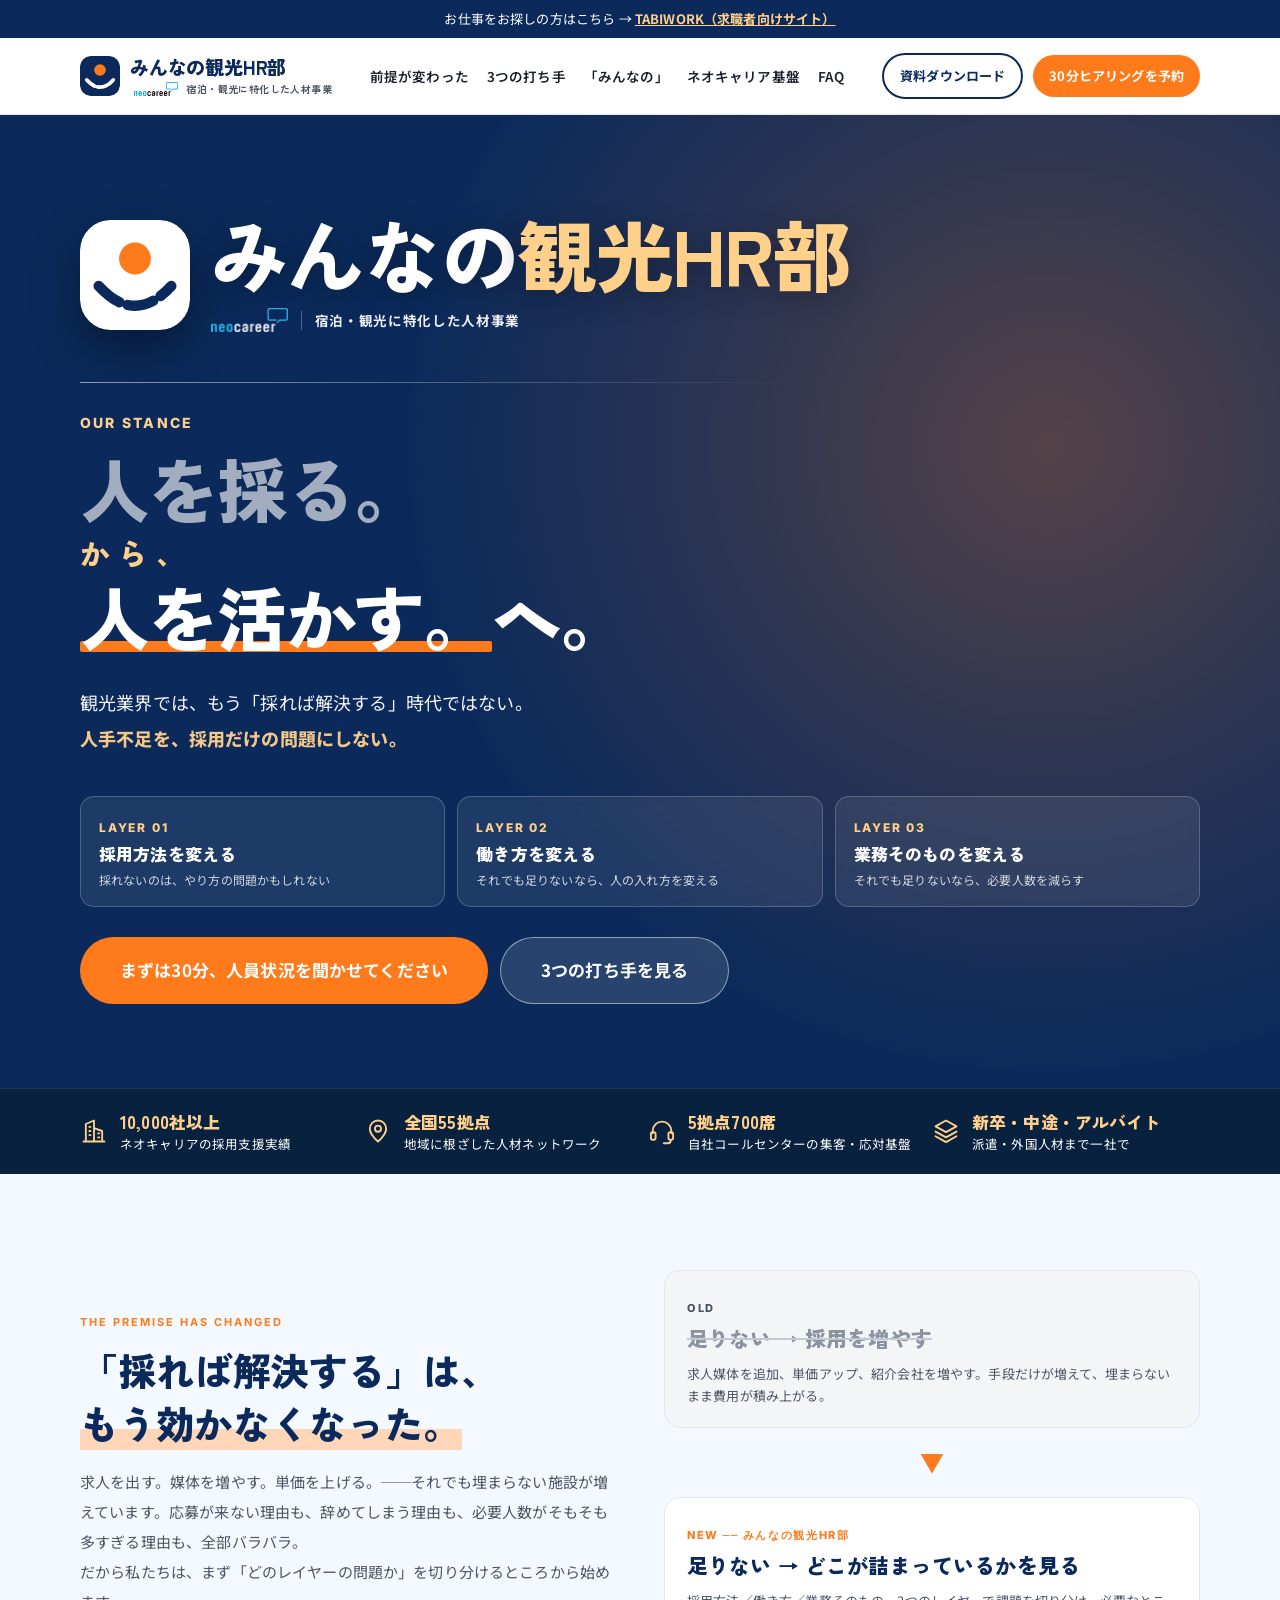
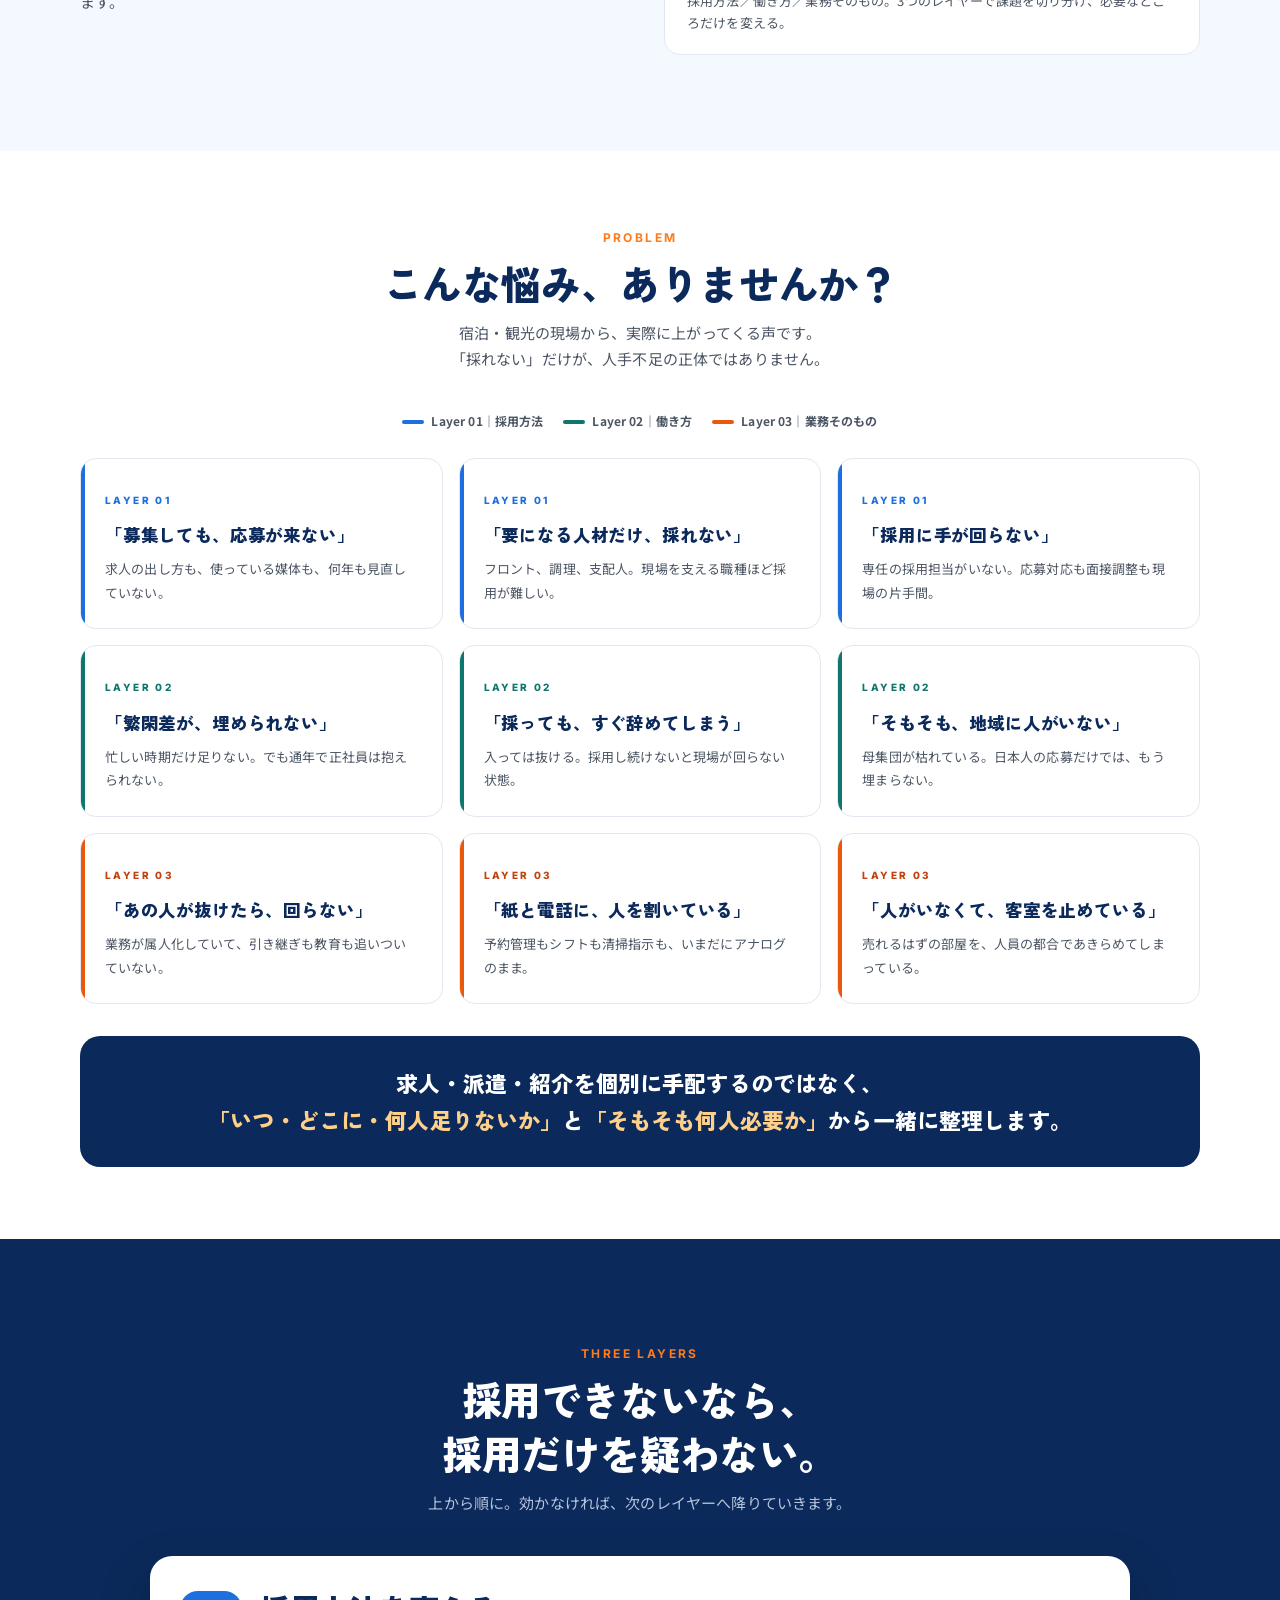
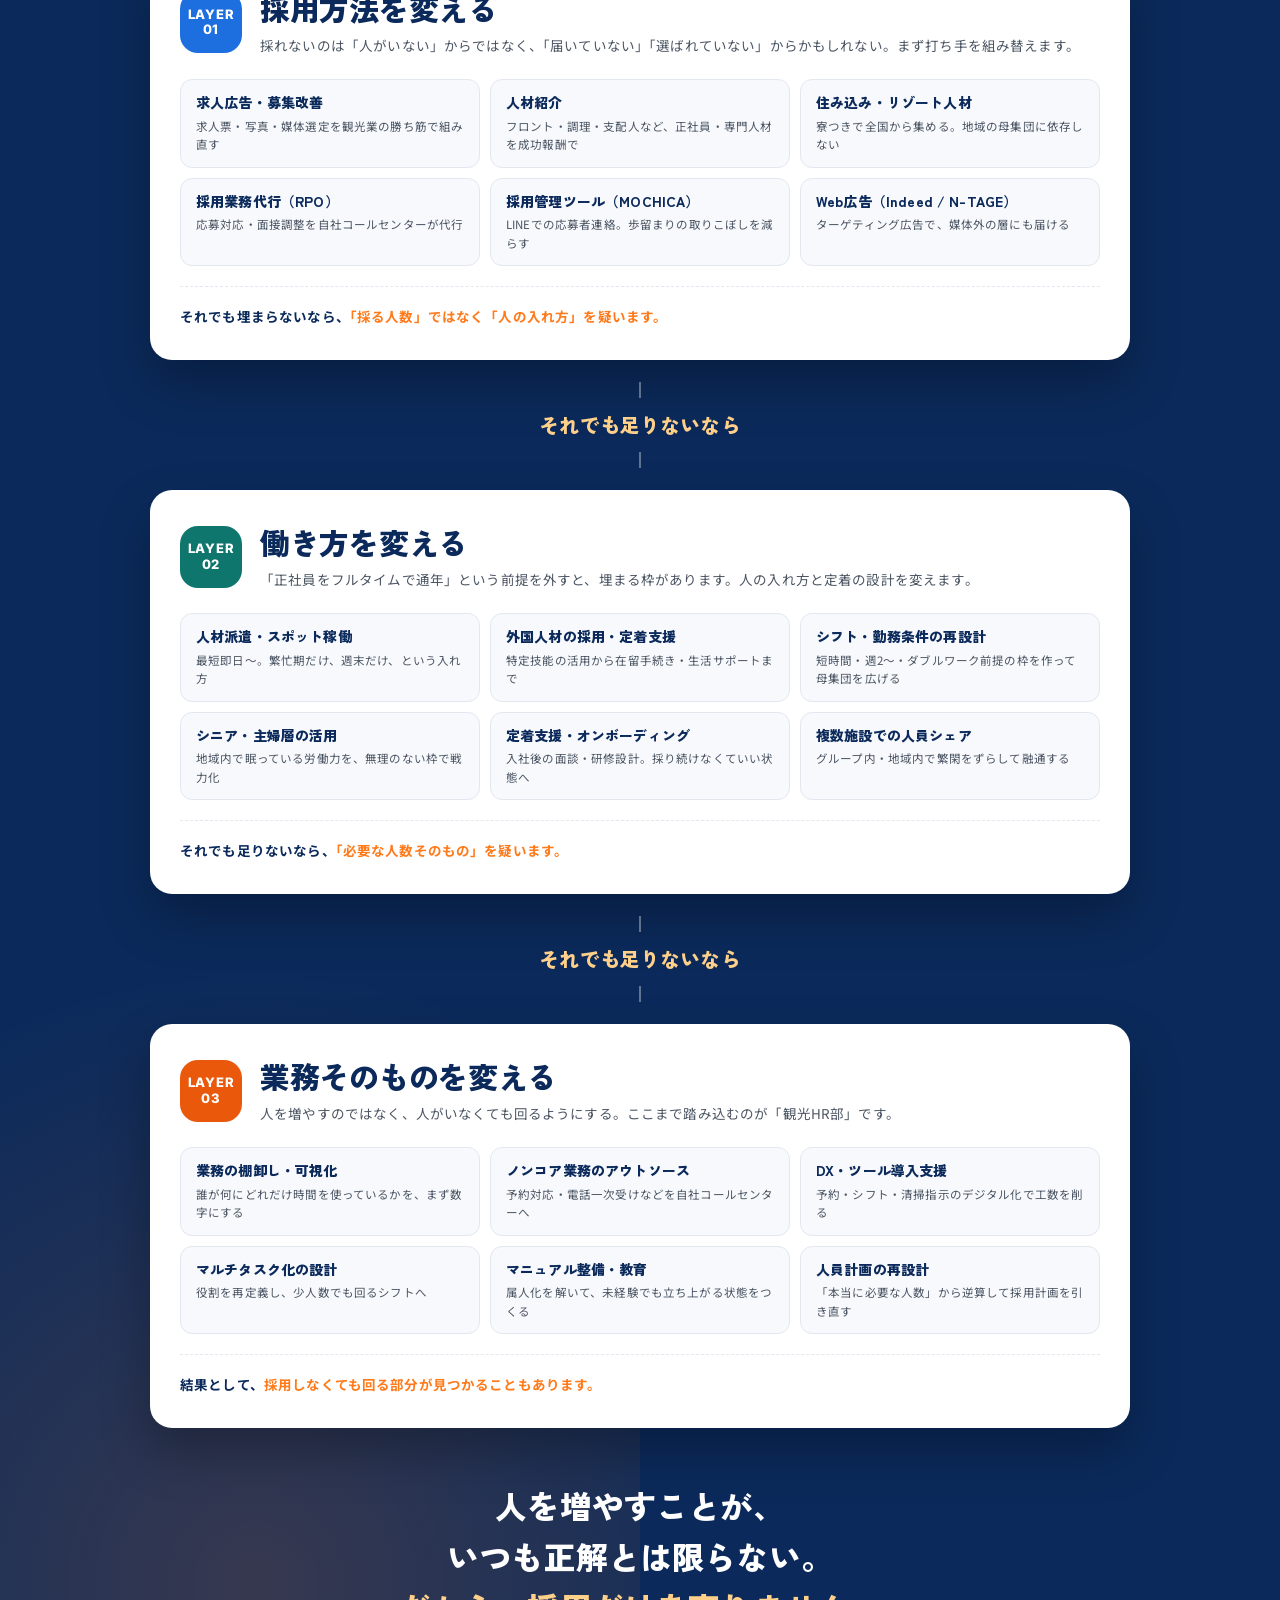
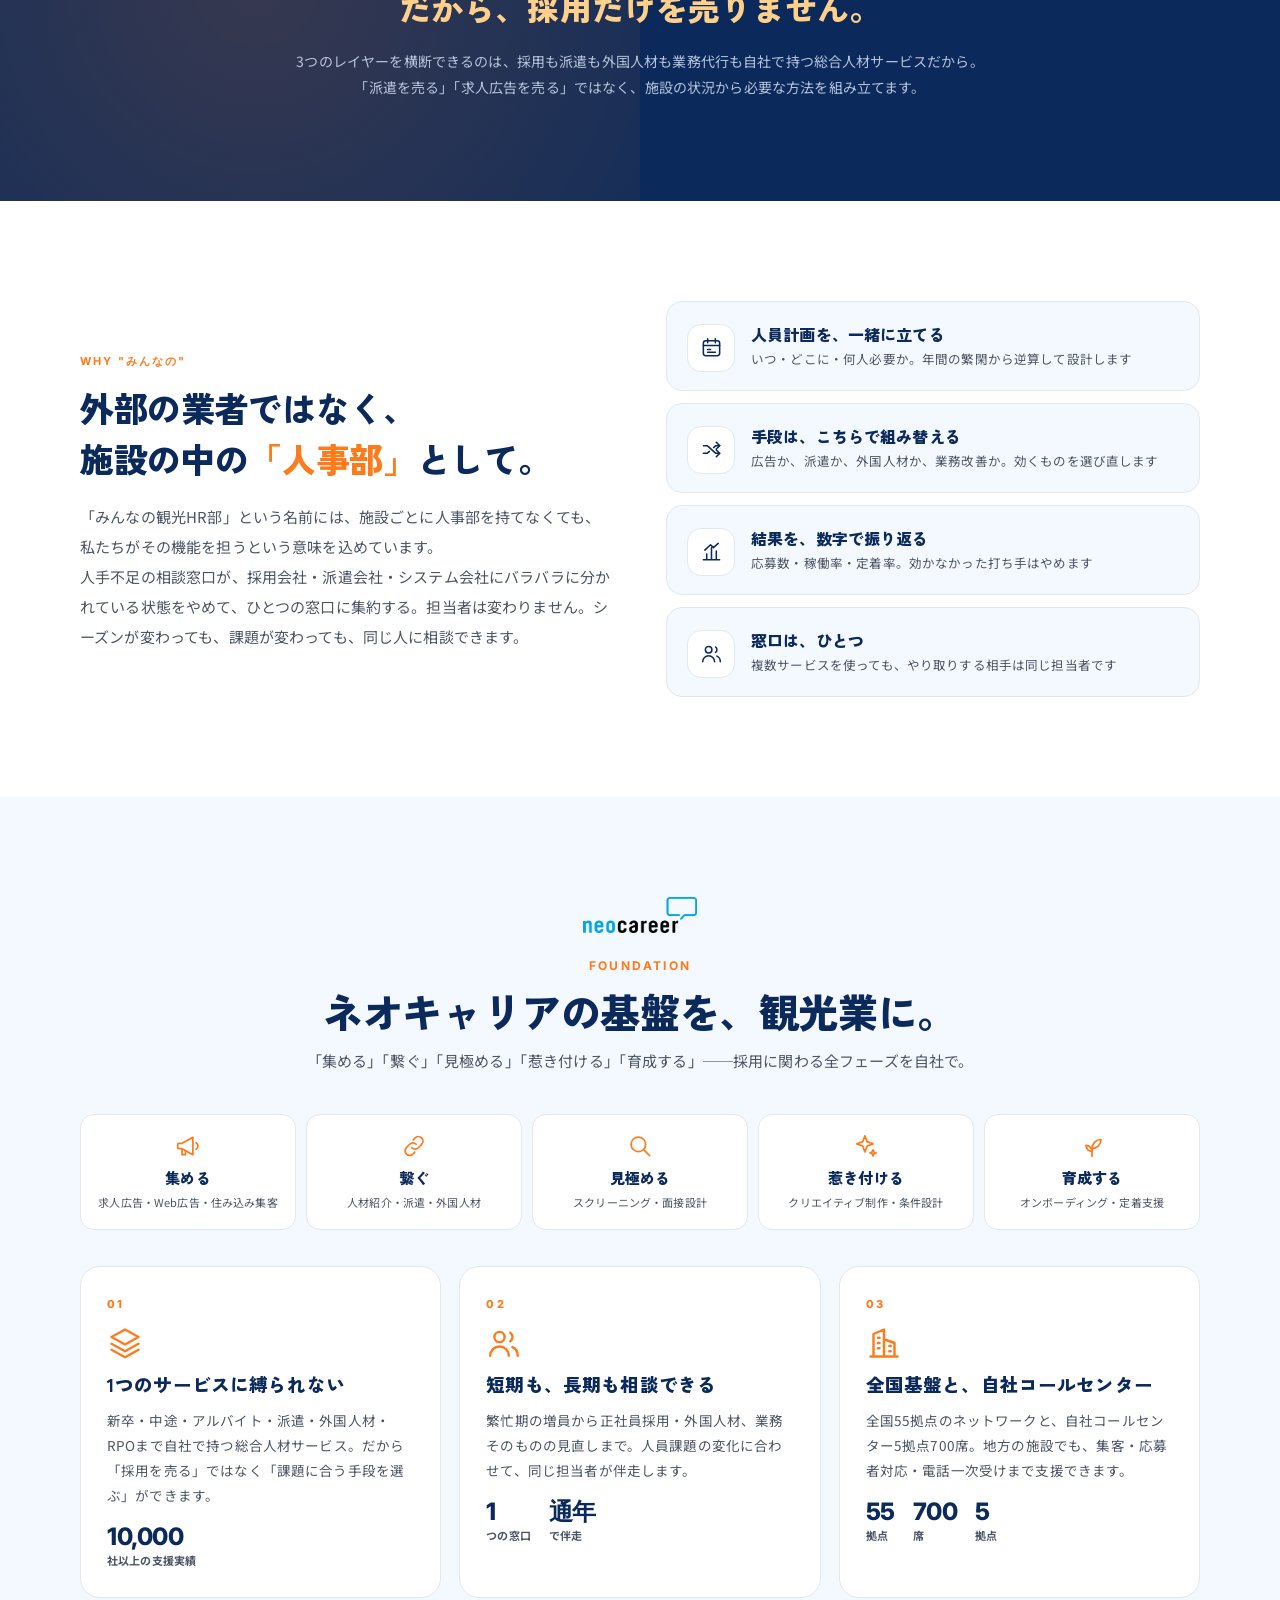
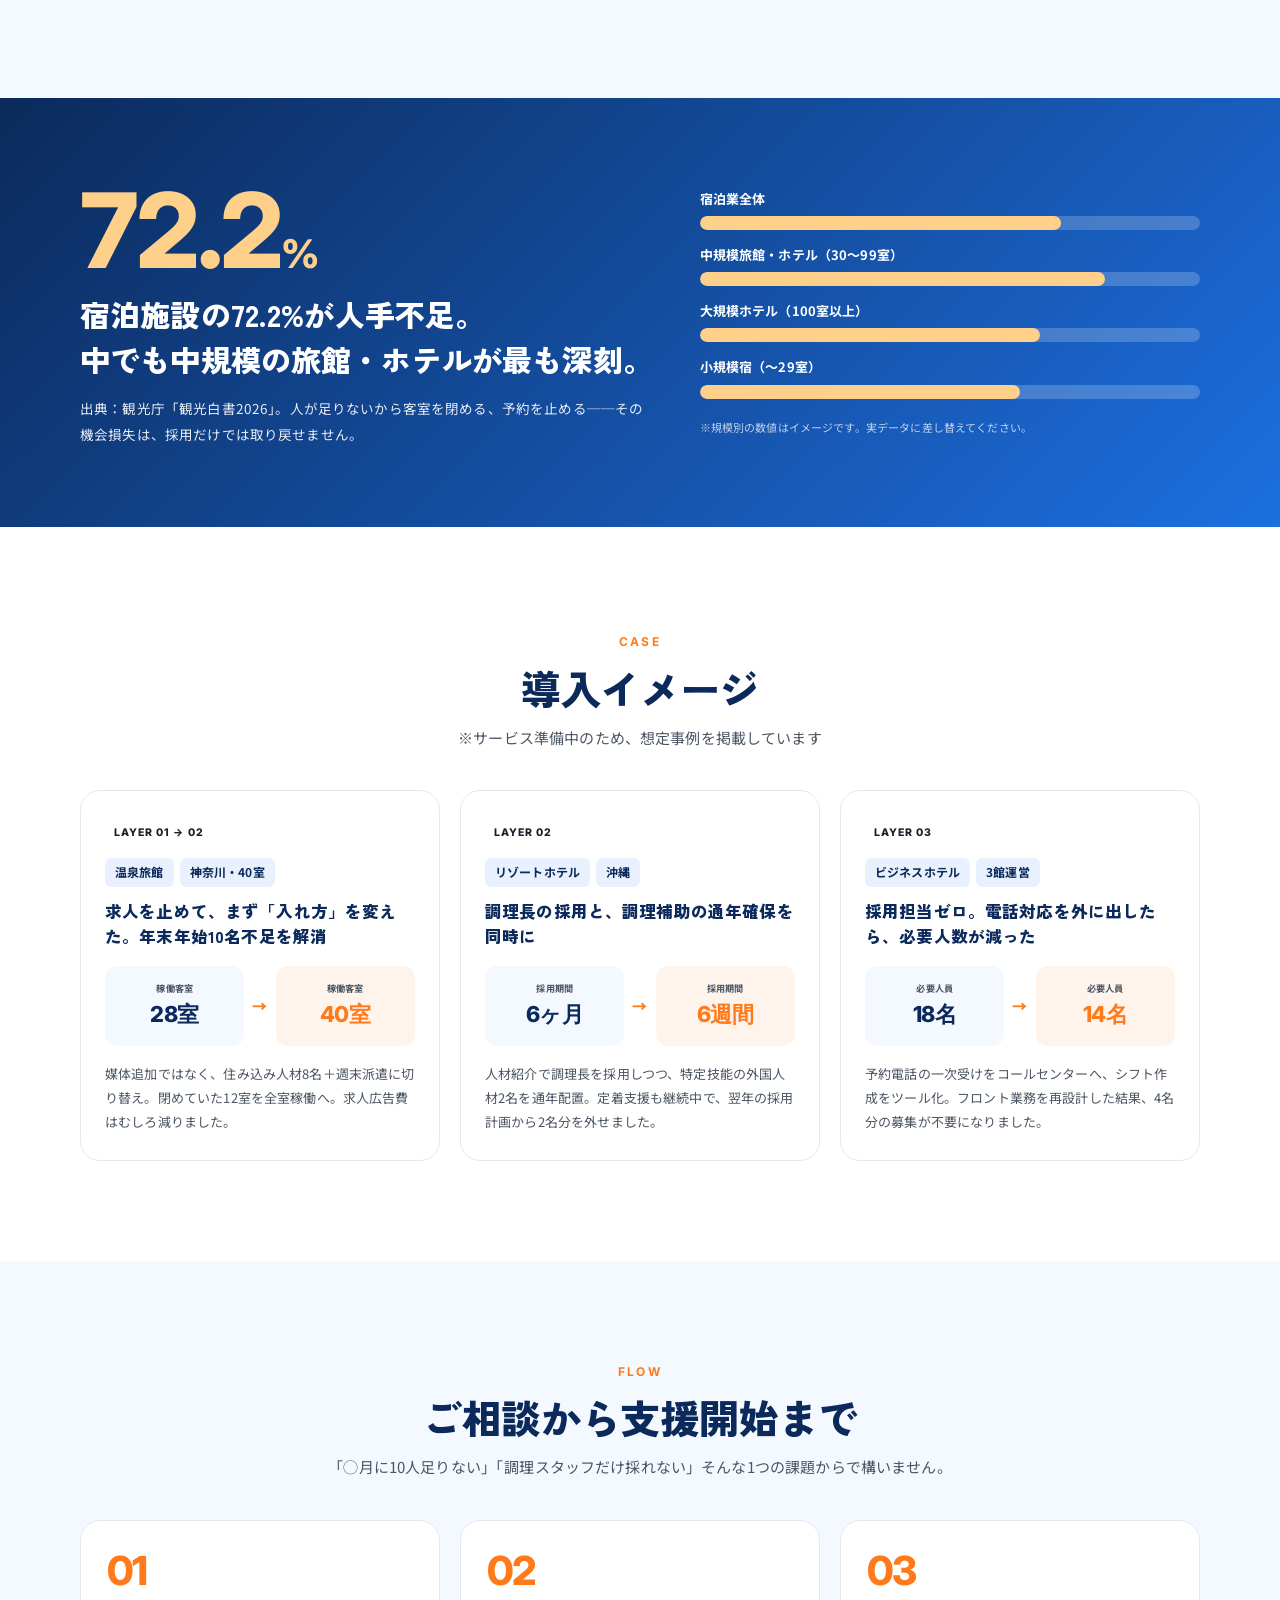
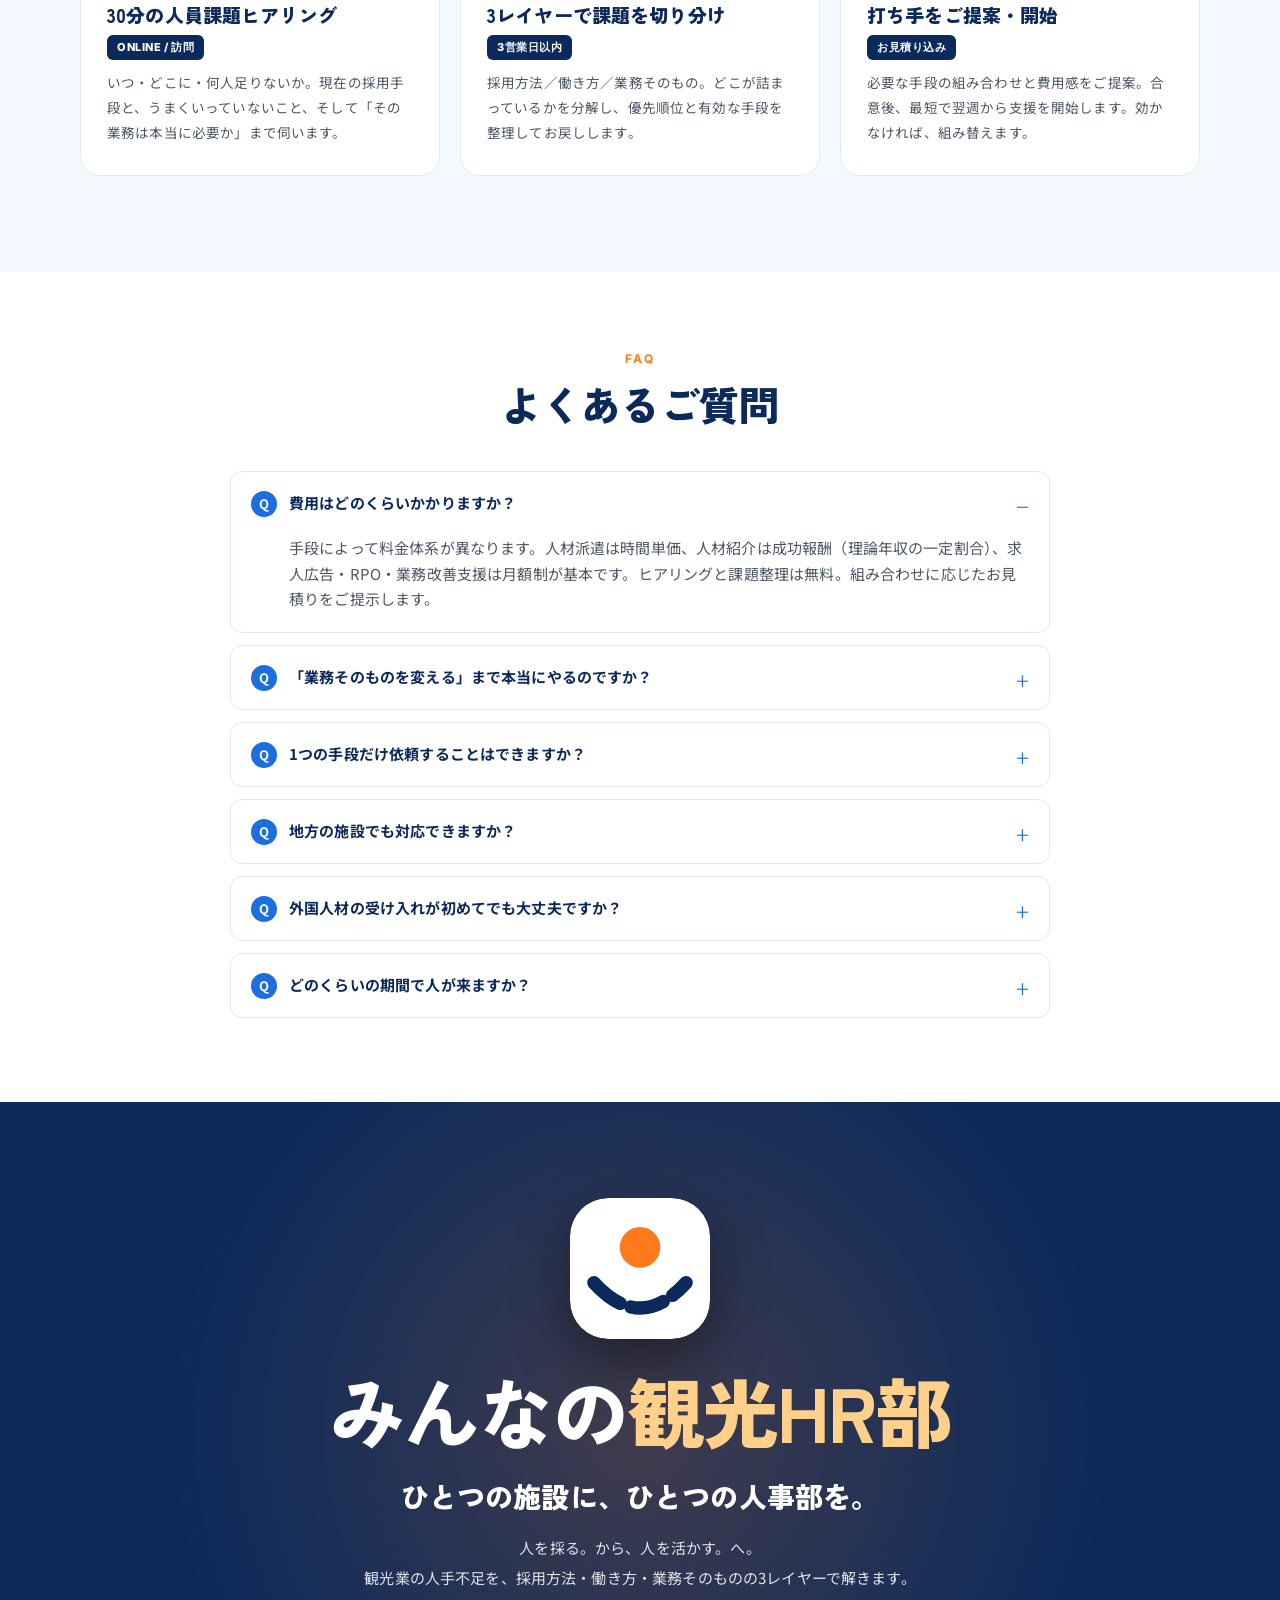
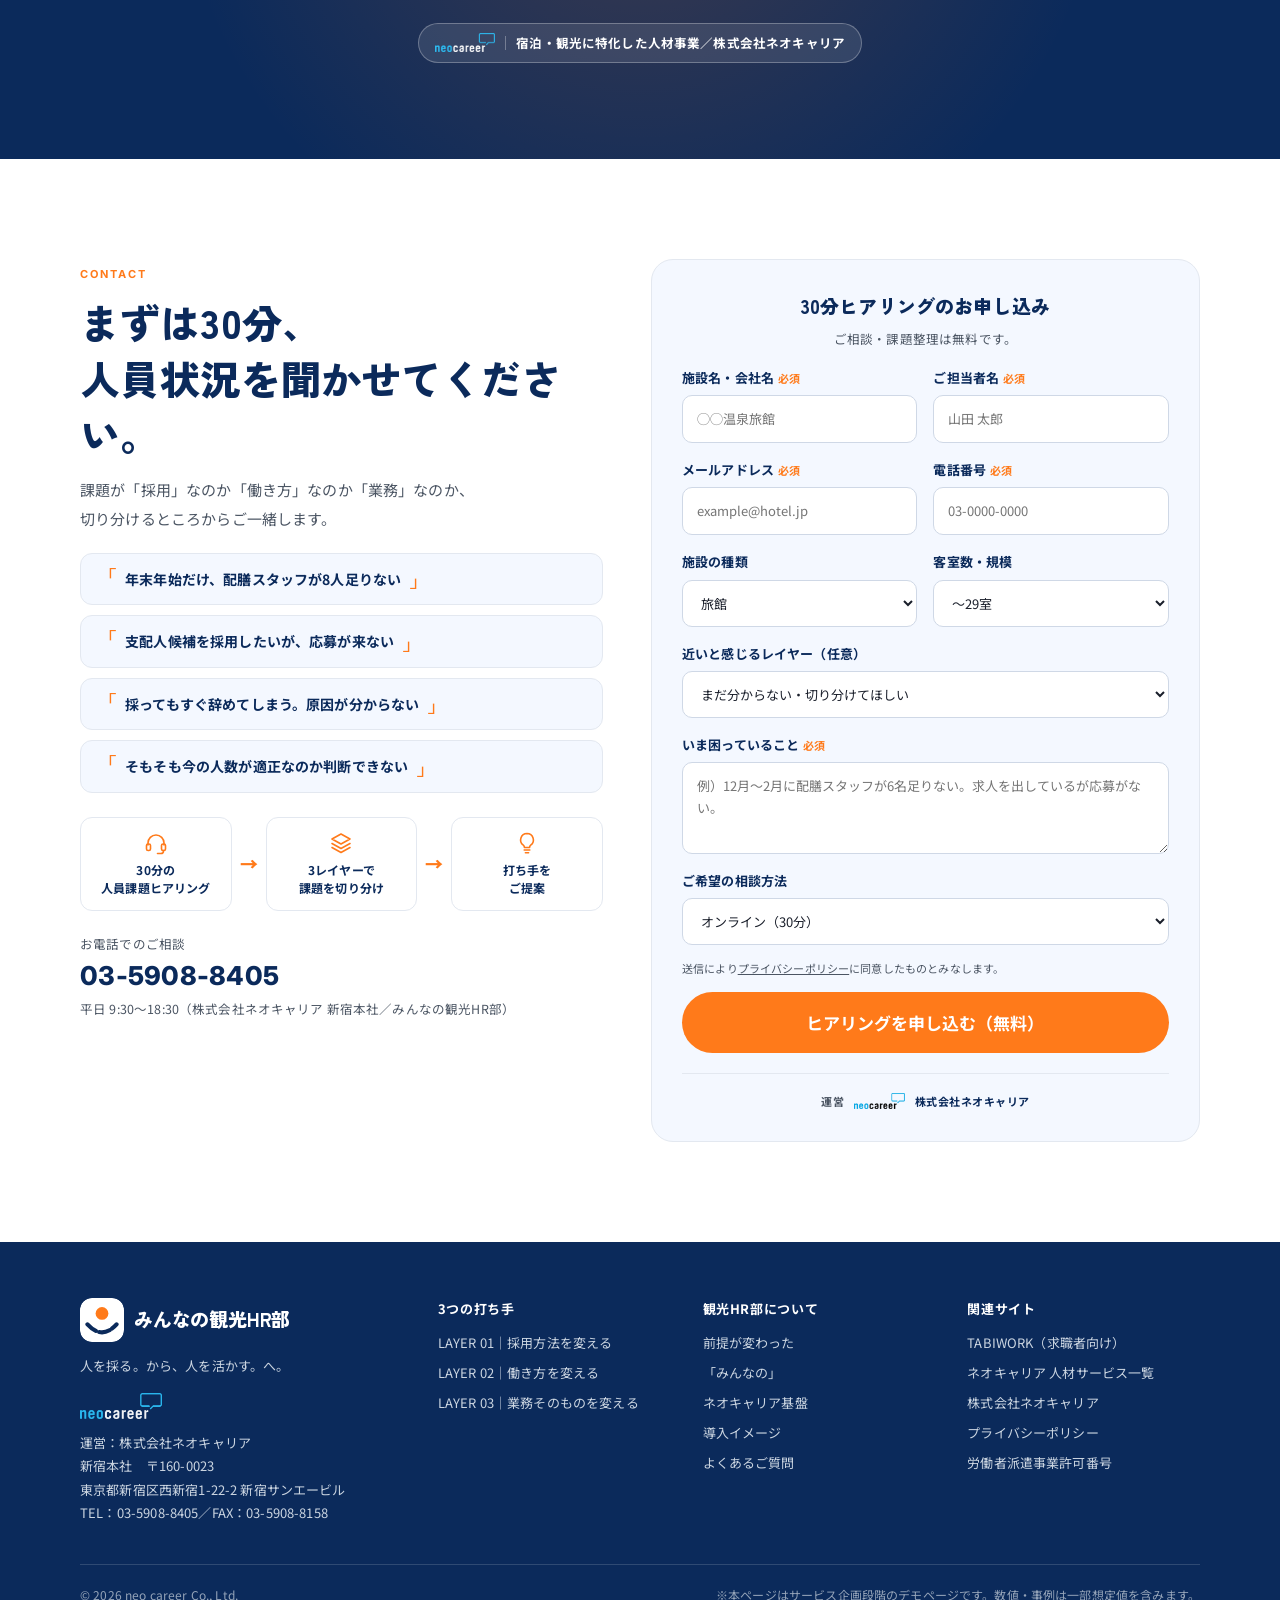
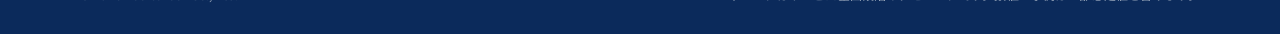
<file: business/index.html>
<!DOCTYPE html>
<html lang="ja">
<head>
<meta charset="utf-8">
<meta name="viewport" content="width=device-width,initial-scale=1">
<title>みんなの観光HR部｜人を採る。から、人を活かす。へ。</title>
<meta name="description" content="観光業界では、もう「採れば解決する」時代ではない。採用方法を変える、働き方を変える、業務そのものを変える。人手不足を採用だけの問題にしない、宿泊・観光に特化した人材事業（株式会社ネオキャリア）。">
<meta property="og:title" content="みんなの観光HR部｜人を採る。から、人を活かす。へ。">
<meta property="og:description" content="人手不足を、採用だけの問題にしない。宿泊・観光に特化した人材事業。">
<meta property="og:type" content="website">
<link rel="icon" href="data:image/svg+xml,%3Csvg xmlns='http://www.w3.org/2000/svg' viewBox='0 0 64 64'%3E%3Crect width='64' height='64' rx='14' fill='%230b2a5b'/%3E%3Ccircle cx='23' cy='26' r='7' fill='white'/%3E%3Ccircle cx='41' cy='26' r='7' fill='%23ff7a1a'/%3E%3Crect x='12' y='40' width='40' height='7' rx='3.5' fill='white'/%3E%3C/svg%3E">
<link rel="preconnect" href="https://fonts.googleapis.com"><link rel="preconnect" href="https://fonts.gstatic.com" crossorigin>
<link href="https://fonts.googleapis.com/css2?family=Noto+Sans+JP:wght@400;500;700;900&family=Zen+Kaku+Gothic+New:wght@500;700;900&family=Inter:wght@600;800&display=swap" rel="stylesheet">
<link rel="stylesheet" href="../assets/common.css">
<style>
:root{--disp:"Zen Kaku Gothic New","Noto Sans JP",sans-serif;--en:"Inter",system-ui,sans-serif}
h1,h2,h3,.disp{font-family:var(--disp)}
.en{font-family:var(--en);letter-spacing:.18em;font-size:11px;font-weight:700;text-transform:uppercase;color:var(--orange)}
.logo{gap:10px}
.logo .mark{background:var(--navy);border-radius:12px;display:grid;place-items:center}
.logo .mark span{display:flex;gap:3px}
.logo .mark i{width:9px;height:9px;border-radius:50%;background:#fff;display:block}
.logo .mark i.o{background:var(--orange)}
.logo b{font-family:var(--disp);font-weight:900;font-size:19px;letter-spacing:-.01em;line-height:1.1}
.logo b small{display:flex;align-items:center;gap:8px;font-size:10px;font-weight:600;color:var(--ink-2);letter-spacing:.04em;margin-top:4px}
.logo b small .nclogo{height:14px}
.header .wrap{height:76px}
.header-cta .btn .sm{display:none}
.header .nav{gap:18px;font-size:13.5px;flex:0 0 auto}
.header .logo{flex:0 0 auto}
.logo img.mm{width:40px;height:40px;border-radius:11px;flex:0 0 auto}
.footer .logo img.mm{width:44px;height:44px;border-radius:12px}
.header-cta{flex:0 0 auto}
.header-cta .btn-sm{padding:10px 16px}
@media(max-width:1260px){.logo b small{display:none}.logo b{font-size:20px}}
@media(max-width:1180px){.header-cta .hide-m{display:none}}
@media(max-width:1100px){
  .nav{display:none}
  .menu-btn{display:grid}
  .nav.open{display:flex;flex-direction:column;position:absolute;left:0;right:0;top:76px;background:#fff;padding:20px 24px 26px;border-bottom:1px solid var(--line);box-shadow:0 18px 40px rgba(11,42,91,.14);gap:16px;font-size:15px}
}
@media(max-width:560px){.header .wrap{height:66px}.nav.open{top:66px}.logo b{font-size:16.5px}.logo .mark{width:32px;height:32px}.header-cta .btn-sm{padding:9px 14px;font-size:12.5px}.header-cta .btn .lg{display:none}.header-cta .btn .sm{display:inline}}
/* line icons */
.i{width:1em;height:1em;display:block;fill:none;stroke:currentColor;stroke-width:1.6;stroke-linecap:round;stroke-linejoin:round}
.sec-head h2{font-family:var(--disp);font-weight:900;font-size:clamp(26px,4vw,40px);line-height:1.35;letter-spacing:-.01em;color:var(--navy)}
.sec-head .en{color:var(--orange)}

/* ===== FV ===== */
.fv{position:relative;background:#0b2a5b;color:#fff;overflow:hidden;padding:96px 0 84px}
.fv .bg{position:absolute;inset:0;background:url("https://images.unsplash.com/photo-1566073771259-6a8506099945?auto=format&fit=crop&w=2000&q=70") center/cover;opacity:.22;mix-blend-mode:luminosity}
.fv::after{content:"";position:absolute;inset:0;background:radial-gradient(70% 90% at 82% 34%,rgba(255,122,26,.30),rgba(255,122,26,.10) 45%,transparent 72%)}
.fv .wrap{position:relative;z-index:1}
@media(max-width:640px){.fv{padding:64px 0 60px}}
.brandlock{display:flex;align-items:center;gap:clamp(14px,1.6vw,22px)}
img.bmark{width:clamp(74px,8.6vw,124px);height:clamp(74px,8.6vw,124px);border-radius:clamp(20px,2.4vw,34px);flex:0 0 auto;display:block;box-shadow:0 18px 46px rgba(0,0,0,.40)}


.bname{font-family:var(--disp);font-weight:900;font-size:clamp(32px,6.4vw,78px);line-height:1.08;letter-spacing:-.015em;text-shadow:0 6px 30px rgba(0,0,0,.3)}
.bname em{font-style:normal;color:#ffd08a}
.btag{display:inline-flex;align-items:center;gap:10px;flex-wrap:wrap;margin-top:clamp(8px,1vw,13px);font-size:clamp(11px,1.1vw,13.5px);font-weight:700;letter-spacing:.05em;opacity:.92}
.btag .nclogo{height:clamp(19px,1.9vw,25px)}
.btag{gap:13px}
.btag .nc-rule{height:clamp(15px,1.5vw,19px);background:#fff}
.fvline{height:1px;background:linear-gradient(90deg,rgba(255,255,255,.55),rgba(255,255,255,0));margin:clamp(26px,3.4vw,44px) 0 clamp(18px,2.2vw,28px);max-width:720px}
.fv .kick{font-size:clamp(12px,1.15vw,14px);font-weight:800;letter-spacing:.16em;color:#ffd08a;font-family:var(--en);text-transform:uppercase}
.fv h1{font-size:clamp(32px,5.8vw,70px);font-weight:900;line-height:1.18;letter-spacing:-.02em;margin:12px 0 0}
.fv h1 .a{opacity:.62}
.fv h1 .b{position:relative;display:inline-block}
.fv h1 .b::after{content:"";position:absolute;left:0;right:0;bottom:.08em;height:.16em;background:var(--orange);z-index:-1;border-radius:2px}
.fv h1 .arrow{display:block;font-size:.42em;color:#ffd08a;margin:.18em 0;letter-spacing:.3em}
.fv .lead{margin-top:26px;font-size:clamp(15px,1.7vw,18px);line-height:2;opacity:.95;max-width:640px}
.fv .lead strong{color:#ffd08a;font-weight:800}
.fv-ctas{display:flex;gap:12px;margin-top:30px;flex-wrap:wrap}
.fv-ctas .ghost{background:rgba(255,255,255,.12);color:#fff;border:1px solid rgba(255,255,255,.5);backdrop-filter:blur(6px)}
@media(max-width:640px){.fv-ctas .btn{width:100%}}

/* ===== 三段ラダー（FV下） ===== */
.ladder-mini{display:grid;grid-template-columns:repeat(3,1fr);gap:12px;margin-top:40px}
@media(max-width:800px){.ladder-mini{grid-template-columns:1fr}}
.ladder-mini div{background:rgba(255,255,255,.08);border:1px solid rgba(255,255,255,.2);border-radius:14px;padding:16px 18px;backdrop-filter:blur(4px)}
.ladder-mini .n{font-family:var(--en);font-weight:800;font-size:12px;letter-spacing:.15em;color:#ffd08a}
.ladder-mini b{display:block;font-family:var(--disp);font-size:17px;font-weight:900;margin-top:4px;line-height:1.4}
.ladder-mini small{display:block;font-size:12px;opacity:.8;margin-top:4px}

/* ===== trust ===== */
.trust{background:#08213f;color:#fff;padding:20px 0;border-top:1px solid rgba(255,255,255,.1)}
.trust .wrap{display:grid;grid-template-columns:repeat(4,1fr);gap:16px}
@media(max-width:900px){.trust .wrap{grid-template-columns:repeat(2,1fr)}}
@media(max-width:560px){.trust .wrap{grid-template-columns:1fr;gap:12px}}
.trust .wrap>div{display:flex;align-items:center;gap:12px;font-size:12.5px;line-height:1.5}
.trust .ic{font-size:28px;flex:0 0 auto;color:#ffd08a}
.trust b{display:block;font-size:17px;font-weight:900;color:#ffd08a;font-family:var(--disp)}

/* ===== 前提が変わった ===== */
.shift{padding:96px 0;background:var(--sky-2)}
.shift .grid{display:grid;grid-template-columns:1fr 1fr;gap:48px;align-items:center}
@media(max-width:860px){.shift .grid{grid-template-columns:1fr;gap:32px}}
.shift h2{font-size:clamp(26px,3.6vw,38px);font-weight:900;color:var(--navy);line-height:1.4}
.shift h2 em{font-style:normal;background:linear-gradient(transparent 62%,#ffd7b8 62%)}
.shift p{color:var(--ink-2);line-height:2;margin-top:18px;font-size:15px}
.oldnew{display:grid;gap:14px}
.oldnew div{border-radius:16px;padding:20px 22px;border:1px solid var(--line);background:#fff}
.oldnew .old{background:#f4f5f7;border-color:#e3e5e9}
.oldnew .lbl{font-family:var(--en);font-size:11px;font-weight:800;letter-spacing:.15em;color:var(--ink-2)}
.oldnew .new .lbl{color:var(--orange)}
.oldnew b{display:block;font-family:var(--disp);font-size:clamp(17px,2.2vw,21px);font-weight:900;color:var(--navy);margin-top:6px;line-height:1.5}
.oldnew .old b{color:#8b93a1;text-decoration:line-through;text-decoration-thickness:2px;text-decoration-color:#c3c9d3}
.oldnew span{display:block;font-size:13px;color:var(--ink-2);margin-top:8px;line-height:1.7}
.oldnew .mid{border:0;background:transparent;padding:0;text-align:center;font-size:24px;color:var(--orange)}

/* ===== 悩み ===== */
.probs{display:grid;grid-template-columns:repeat(3,1fr);gap:14px}
@media(max-width:900px){.probs{grid-template-columns:1fr 1fr}}
@media(max-width:560px){.probs{grid-template-columns:1fr}}
.probs{gap:16px}
.prob{position:relative;background:#fff;border:1px solid var(--line);border-radius:16px;padding:26px 24px 24px;overflow:hidden;transition:transform .2s,box-shadow .2s,border-color .2s}
.prob::before{content:"";position:absolute;left:0;top:0;bottom:0;width:4px;transition:width .2s}
.prob.l1::before{background:#1d6fe0}.prob.l2::before{background:#0f766e}.prob.l3::before{background:#ea580c}
.prob:hover{transform:translateY(-3px);box-shadow:0 18px 38px rgba(11,42,91,.11);border-color:#dfe5ee}
.prob:hover::before{width:7px}
.prob .lay{font-family:var(--en);font-size:10px;font-weight:800;letter-spacing:.24em;text-transform:uppercase}
.prob.l1 .lay{color:#1d6fe0}.prob.l2 .lay{color:#0f766e}.prob.l3 .lay{color:#c2410c}
.prob b{display:block;font-family:var(--disp);font-size:17.5px;font-weight:900;color:var(--navy);line-height:1.55;letter-spacing:-.01em;margin:11px 0 9px}
.prob small{display:block;font-size:13px;color:var(--ink-2);line-height:1.8}
.probs-legend{display:flex;gap:20px;flex-wrap:wrap;justify-content:center;margin-bottom:26px;font-size:12px;font-weight:700;color:var(--ink-2)}
.probs-legend span{display:inline-flex;align-items:center;gap:7px}
.probs-legend i{width:22px;height:4px;border-radius:2px;display:block}
.prob-note{margin-top:32px;background:var(--navy);color:#fff;border-radius:20px;padding:28px 26px;text-align:center;font-family:var(--disp);font-weight:900;font-size:clamp(17px,2.4vw,22px);line-height:1.7}
.prob-note em{font-style:normal;color:#ffd08a}

/* ===== 3レイヤー（コア） ===== */
.layers{background:var(--navy);color:#fff;padding:100px 0;position:relative;overflow:hidden}
.layers::before{content:"";position:absolute;left:-10%;bottom:-30%;width:60%;height:80%;background:radial-gradient(circle,rgba(255,122,26,.18),transparent 65%)}
.layers .wrap{position:relative;z-index:1}
.layers .sec-head h2{color:#fff}
.layers .sec-head p{color:#b6c4dc}
.lstack{display:grid;gap:0;max-width:980px;margin-inline:auto}
.lstep{background:#fff;color:var(--ink);border-radius:22px;padding:32px 30px;box-shadow:0 24px 50px rgba(0,0,0,.28);position:relative}
@media(max-width:640px){.lstep{padding:26px 20px}}
.lstep .head{display:grid;grid-template-columns:auto 1fr;gap:18px;align-items:center}
@media(max-width:560px){.lstep .head{grid-template-columns:1fr;gap:10px}}
.lstep .no{width:62px;height:62px;border-radius:18px;display:grid;place-items:center;font-family:var(--en);font-weight:800;font-size:13px;letter-spacing:.06em;line-height:1.2;text-align:center;color:#fff;flex:0 0 auto}
.lstep.l1 .no{background:#1d6fe0}
.lstep.l2 .no{background:#0f766e}
.lstep.l3 .no{background:#ea580c}
.lstep h3{font-size:clamp(22px,3.2vw,30px);font-weight:900;color:var(--navy);line-height:1.35;letter-spacing:-.01em}
.lstep .sub{font-size:13.5px;color:var(--ink-2);margin-top:6px;line-height:1.7}
.lstep .items{display:grid;grid-template-columns:repeat(3,1fr);gap:10px;margin-top:22px}
@media(max-width:800px){.lstep .items{grid-template-columns:1fr 1fr}}
@media(max-width:480px){.lstep .items{grid-template-columns:1fr}}
.lstep .items div{background:#f7f9fc;border:1px solid var(--line);border-radius:12px;padding:13px 15px}
.lstep .items b{display:block;font-size:14px;font-weight:900;color:var(--navy);font-family:var(--disp);line-height:1.4}
.lstep .items small{display:block;font-size:11.5px;color:var(--ink-2);margin-top:4px;line-height:1.6}
.lstep .kick{margin-top:20px;padding-top:18px;border-top:1px dashed var(--line);font-size:13.5px;font-weight:700;color:var(--navy);line-height:1.7}
.lstep .kick em{font-style:normal;color:var(--orange)}
.lgap{text-align:center;padding:22px 0;font-family:var(--disp);font-weight:900;font-size:clamp(16px,2.2vw,20px);color:#ffd08a;position:relative}
.lgap::before,.lgap::after{content:"";display:block;width:2px;height:16px;background:rgba(255,255,255,.35);margin:0 auto 10px}
.lgap::after{margin:10px auto 0}
.layers .close{text-align:center;margin-top:52px;font-family:var(--disp);font-weight:900;font-size:clamp(20px,3.2vw,32px);line-height:1.6}
.layers .close em{font-style:normal;color:#ffd08a}
.layers .close p{font-size:14px;font-weight:400;color:#b6c4dc;margin-top:14px;line-height:1.9;font-family:var(--font)}

/* ===== みんなの ===== */
.minna{padding:100px 0;background:#fff}
.minna .grid{display:grid;grid-template-columns:1fr 1fr;gap:52px;align-items:center}
@media(max-width:860px){.minna .grid{grid-template-columns:1fr;gap:34px}}
.minna h2{font-size:clamp(24px,3.1vw,34px);font-weight:900;color:var(--navy);line-height:1.5;letter-spacing:-.01em}
.minna h2 em{font-style:normal;color:var(--orange)}
.minna p{color:var(--ink-2);line-height:2;margin-top:18px;font-size:15px}
.roles{display:grid;gap:12px}
.role{display:grid;grid-template-columns:auto 1fr;gap:16px;align-items:center;background:var(--sky-2);border:1px solid var(--line);border-radius:16px;padding:18px 20px}
.role .ic{width:48px;height:48px;border-radius:14px;background:#fff;display:grid;place-items:center;font-size:23px;border:1px solid var(--line);color:var(--navy)}
.role b{display:block;font-family:var(--disp);font-size:16px;font-weight:900;color:var(--navy);line-height:1.4}
.role span{display:block;font-size:12.5px;color:var(--ink-2);margin-top:4px;line-height:1.6}

/* ===== 基盤 ===== */
.base{padding:100px 0;background:var(--sky-2)}
img.sec-logo{height:36px;display:block;margin:0 auto 18px}
@media(max-width:560px){img.sec-logo{height:28px}}
.phases{display:grid;grid-template-columns:repeat(5,1fr);gap:10px;margin-bottom:36px}
@media(max-width:900px){.phases{grid-template-columns:repeat(3,1fr)}}
@media(max-width:520px){.phases{grid-template-columns:1fr 1fr}}
.phase{background:#fff;border:1px solid var(--line);border-radius:14px;padding:18px 12px;text-align:center}
.phase .ic{font-size:26px;color:var(--orange);display:grid;place-items:center}
.phase .ic .i{margin-inline:auto}
.phase b{display:block;font-family:var(--disp);font-size:15px;font-weight:900;color:var(--navy);margin-top:6px}
.phase small{display:block;font-size:11px;color:var(--ink-2);margin-top:4px;line-height:1.5}
.basegrid{display:grid;grid-template-columns:repeat(3,1fr);gap:18px}
@media(max-width:860px){.basegrid{grid-template-columns:1fr}}
.basecard{background:#fff;border:1px solid var(--line);border-radius:20px;padding:28px 26px}
.basecard .num{font-family:var(--en);font-size:11px;font-weight:800;letter-spacing:.2em;color:var(--orange)}
.basecard .ic{font-size:36px;margin:12px 0 10px;color:var(--orange);display:block}
.basecard h3{font-size:18.5px;font-weight:900;color:var(--navy);line-height:1.45}
.basecard p{font-size:13.5px;color:var(--ink-2);margin-top:10px;line-height:1.85}
.basecard .kpi{display:flex;gap:18px;margin-top:16px;flex-wrap:wrap}
.basecard .kpi div{font-size:11px;color:var(--ink-2);font-weight:700}
.basecard .kpi b{display:block;font-family:var(--en);font-size:24px;color:var(--navy);font-weight:800;line-height:1.1;letter-spacing:-.02em}

/* ===== stat band ===== */
.band{background:linear-gradient(135deg,#0b2a5b,#1d6fe0);color:#fff;padding:80px 0}
.band .wrap{display:grid;grid-template-columns:1.15fr 1fr;gap:44px;align-items:center}
@media(max-width:860px){.band .wrap{grid-template-columns:1fr}}
.band .big{font-family:var(--en);font-size:clamp(58px,9vw,104px);font-weight:800;line-height:1;color:#ffd08a;letter-spacing:-.03em}
.band h3{font-size:clamp(20px,2.8vw,30px);font-weight:900;line-height:1.5;margin-top:10px}
.band p{opacity:.9;margin-top:14px;font-size:13.5px;line-height:1.9}
.band .bars{display:grid;gap:14px}
.band .bar{font-size:13px;font-weight:700}
.band .bar i{display:block;height:14px;border-radius:7px;background:rgba(255,255,255,.2);margin-top:6px;overflow:hidden}
.band .bar i::after{content:"";display:block;height:100%;width:var(--w);background:#ffd08a;border-radius:7px}

/* ===== cases ===== */
.cases{padding:100px 0;background:#fff}
.cgrid{display:grid;grid-template-columns:repeat(3,1fr);gap:20px}
@media(max-width:900px){.cgrid{grid-template-columns:1fr}}
.case{border:1px solid var(--line);border-radius:20px;padding:26px 24px;background:#fff}
.case .layer{display:inline-flex;align-items:center;gap:6px;font-family:var(--en);font-size:10.5px;font-weight:800;letter-spacing:.1em;padding:4px 9px;border-radius:6px;margin-bottom:12px}
.case .tags{display:flex;gap:6px;flex-wrap:wrap;margin-bottom:12px}
.case h3{font-size:16.5px;font-weight:900;color:var(--navy);line-height:1.55}
.case .ba{display:grid;grid-template-columns:1fr auto 1fr;gap:8px;align-items:center;margin:16px 0;text-align:center}
.case .ba div{background:var(--sky-2);border-radius:12px;padding:12px 6px;font-size:11px;color:var(--ink-2);font-weight:700}
.case .ba b{display:block;font-family:var(--en);font-size:22px;font-weight:800;color:var(--navy);letter-spacing:-.02em}
.case .ba .aft{background:#fff4ec}
.case .ba .aft b{color:var(--orange)}
.case .ba span{color:var(--orange);font-weight:900}
.case p{font-size:13px;color:var(--ink-2);line-height:1.85}

/* ===== flow ===== */
.flow-sec{padding:96px 0;background:var(--sky-2)}
.flow{display:grid;grid-template-columns:repeat(3,1fr);gap:20px}
@media(max-width:800px){.flow{grid-template-columns:1fr}}
.step{background:#fff;border:1px solid var(--line);border-radius:20px;padding:30px 26px}
.step .n{font-family:var(--en);font-weight:800;font-size:40px;letter-spacing:-.04em;color:var(--orange);line-height:1}
.step h3{font-size:19px;font-weight:900;color:var(--navy);margin:10px 0 4px;line-height:1.45}
.step .dur{display:inline-block;font-size:11px;font-weight:800;padding:3px 10px;border-radius:6px;background:var(--navy);color:#fff;margin-bottom:10px;font-family:var(--en);letter-spacing:.05em}
.step p{font-size:13.5px;color:var(--ink-2);line-height:1.85}

.foot-logo{display:inline-block;margin:16px 0 12px}
.foot-logo .nclogo{height:26px;opacity:.95}
/* ===== brand band ===== */
.brandband{background:var(--navy);color:#fff;padding:96px 0;text-align:center;position:relative;overflow:hidden}
.brandband::before{content:"";position:absolute;left:50%;top:-40%;width:80%;height:180%;transform:translateX(-50%);background:radial-gradient(circle at 50% 50%,rgba(255,122,26,.22),transparent 60%)}
.brandband .wrap{position:relative;z-index:1}
img.bb-mark{width:clamp(96px,11vw,152px);height:clamp(96px,11vw,152px);border-radius:clamp(26px,3vw,42px);display:block;margin:0 auto 30px;box-shadow:0 22px 56px rgba(0,0,0,.42)}


.brandband h2{font-family:var(--disp);font-weight:900;font-size:clamp(34px,6.4vw,76px);line-height:1.1;letter-spacing:-.02em}
.brandband h2 em{font-style:normal;color:#ffd08a}
.bb-lead{font-family:var(--disp);font-weight:900;font-size:clamp(18px,2.6vw,28px);margin-top:22px;line-height:1.5}
.bb-sub{font-size:clamp(13px,1.4vw,15px);line-height:2;opacity:.86;margin-top:16px}
.bb-badge{display:inline-flex;align-items:center;gap:10px;flex-wrap:wrap;justify-content:center;margin-top:30px;background:rgba(255,255,255,.1);border:1px solid rgba(255,255,255,.28);padding:9px 16px;border-radius:999px;font-size:12.5px;font-weight:700;line-height:1.6}
.bb-badge .nclogo{height:19px}
@media(max-width:640px){.brandband{padding:70px 0}}

/* ===== contact ===== */
.contact{padding:100px 0;background:#fff}
.contact .grid{display:grid;grid-template-columns:1fr 1.05fr;gap:48px;align-items:start}
@media(max-width:900px){.contact .grid{grid-template-columns:1fr;gap:36px}}
.contact h2{font-size:clamp(26px,3.8vw,40px);font-weight:900;color:var(--navy);line-height:1.4}
.contact .ex{margin-top:20px;display:grid;gap:10px}
.contact .ex div{background:var(--sky-2);border:1px solid var(--line);border-radius:12px;padding:14px 16px;font-size:14px;font-weight:700;color:var(--navy);display:flex;gap:8px;align-items:flex-start;line-height:1.6}
.contact .ex div::after{content:"」";font-family:var(--disp);font-size:20px;line-height:1;color:var(--orange);align-self:flex-end}
.contact .ex div::before{content:"「";flex:0 0 auto;font-family:var(--disp);font-size:20px;line-height:1;color:var(--orange);margin-top:-1px}
.contact .flow3{display:flex;gap:8px;align-items:center;margin-top:24px;font-size:12px;font-weight:700;color:var(--navy);flex-wrap:wrap}
.contact .flow3 div{background:#fff;border:1px solid var(--line);border-radius:12px;padding:13px 12px;text-align:center;flex:1;min-width:104px;line-height:1.5}
.contact .flow3 div i{display:block;font-size:24px;font-style:normal;margin:0 auto 6px;color:var(--orange);width:24px}
.contact .flow3 span{color:var(--orange);font-size:18px;font-weight:900}
.tel{margin-top:22px;font-size:12.5px;color:var(--ink-2);line-height:1.7}
.tel b{display:block;font-family:var(--en);font-size:26px;color:var(--navy);font-weight:800;letter-spacing:.01em}
.contact-card{background:var(--sky-2);border:1px solid var(--line);border-radius:22px;padding:30px}
@media(max-width:560px){.contact-card{padding:22px 18px}}
.contact-card h3{color:var(--navy);font-size:19px;font-weight:900;text-align:center}
.contact-card .sub{font-size:12.5px;color:var(--ink-2);text-align:center;margin:6px 0 18px}
.card-credit{display:flex;align-items:center;justify-content:center;gap:10px;margin-top:20px;padding-top:18px;border-top:1px solid var(--line);font-size:11px;font-weight:700;color:var(--ink-2);letter-spacing:.04em}
.card-credit .nclogo{height:16px}
.card-credit .nm{color:var(--navy)}

.fixed-cta{position:fixed;left:0;right:0;bottom:0;z-index:40;background:rgba(255,255,255,.96);backdrop-filter:blur(8px);border-top:1px solid var(--line);padding:10px 16px;display:none;gap:10px}
.fixed-cta .btn{flex:1;padding:12px}
@media(max-width:900px){.fixed-cta{display:flex}body{padding-bottom:64px}}
</style>
</head>
<body>

<svg width="0" height="0" style="position:absolute" aria-hidden="true"><defs>
<symbol id="ic-building" viewBox="0 0 24 24"><path d="M3 21h18M5 21V6l7-3v18M12 21V9.5l7 2.5V21M8 8.5h1M8 12h1M8 15.5h1M15.5 14h1M15.5 17.5h1"/></symbol>
<symbol id="ic-pin" viewBox="0 0 24 24"><path d="M12 21s7-6.2 7-11a7 7 0 1 0-14 0c0 4.8 7 11 7 11Z"/><circle cx="12" cy="10" r="2.6"/></symbol>
<symbol id="ic-headset" viewBox="0 0 24 24"><path d="M4 14v-2a8 8 0 0 1 16 0v2"/><rect x="2.5" y="13" width="4" height="6.5" rx="1.6"/><rect x="17.5" y="13" width="4" height="6.5" rx="1.6"/><path d="M19.5 19.5v.4a2.6 2.6 0 0 1-2.6 2.6H13.5"/></symbol>
<symbol id="ic-layers" viewBox="0 0 24 24"><path d="M12 3 3 8l9 5 9-5-9-5Z"/><path d="M3 12.5 12 17.5l9-5"/><path d="M3 16.5 12 21.5l9-5"/></symbol>
<symbol id="ic-calendar" viewBox="0 0 24 24"><rect x="3.5" y="5" width="17" height="15.5" rx="2.5"/><path d="M3.5 10h17M8 3v4M16 3v4M8 14h3M8 17h8"/></symbol>
<symbol id="ic-shuffle" viewBox="0 0 24 24"><path d="M17 4.5 20.5 8 17 11.5M17 12.5 20.5 16l-3.5 3.5"/><path d="M3.5 8h4l9 8h4M20.5 8h-4l-2.3 2M3.5 16h4l2.3-2"/></symbol>
<symbol id="ic-chart" viewBox="0 0 24 24"><path d="M3.5 20.5h17M7 20.5v-6M12 20.5V8M17 20.5v-9"/><path d="M5 10.5 11 5l3 3 5-4.5"/></symbol>
<symbol id="ic-people" viewBox="0 0 24 24"><circle cx="9" cy="8" r="3.4"/><path d="M2.8 20.5c0-3.4 2.8-6.2 6.2-6.2s6.2 2.8 6.2 6.2"/><path d="M16.2 5.2a3.4 3.4 0 0 1 0 5.6M17.6 14.7c2.1.9 3.6 3 3.6 5.8"/></symbol>
<symbol id="ic-megaphone" viewBox="0 0 24 24"><path d="M3.5 9.5h3l10-5.5v16l-10-5.5h-3a1 1 0 0 1-1-1v-3a1 1 0 0 1 1-1Z"/><path d="M19.5 9a3.5 3.5 0 0 1 0 6"/><path d="M6.5 15v5h3.2v-3.4"/></symbol>
<symbol id="ic-link" viewBox="0 0 24 24"><path d="M10 13.6a4.2 4.2 0 0 0 6 0l3-3a4.2 4.2 0 0 0-6-6l-1.7 1.7"/><path d="M14 10.4a4.2 4.2 0 0 0-6 0l-3 3a4.2 4.2 0 0 0 6 6l1.7-1.7"/></symbol>
<symbol id="ic-search" viewBox="0 0 24 24"><circle cx="10.5" cy="10.5" r="6.7"/><path d="M15.4 15.4 21 21"/></symbol>
<symbol id="ic-spark" viewBox="0 0 24 24"><path d="M11 2.5 13 8l5.5 2-5.5 2-2 5.5L9 12 3.5 10 9 8l2-5.5Z"/><path d="M18.5 15.5l.8 2 2 .8-2 .8-.8 2-.8-2-2-.8 2-.8.8-2Z"/></symbol>
<symbol id="ic-seed" viewBox="0 0 24 24"><path d="M12 21.5v-7.2"/><path d="M12 14.3C12 9.7 15.7 6 20.3 6c0 4.6-3.7 8.3-8.3 8.3Z"/><path d="M12 17C12 13.9 9.5 11.4 6.4 11.4c0 3.1 2.5 5.6 5.6 5.6Z"/></symbol>
<symbol id="ic-bulb" viewBox="0 0 24 24"><path d="M9.2 19h5.6M10.4 21.8h3.2"/><path d="M12 2.5a6.4 6.4 0 0 0-3.7 11.6c.7.5 1.1 1.3 1.1 2.1v.3h5.2v-.3c0-.8.4-1.6 1.1-2.1A6.4 6.4 0 0 0 12 2.5Z"/></symbol>
<symbol id="ic-clip" viewBox="0 0 24 24"><rect x="4.5" y="4" width="15" height="17" rx="2.5"/><path d="M9 2.5h6a1.5 1.5 0 0 1 1.5 1.5v1.2h-9V4A1.5 1.5 0 0 1 9 2.5Z"/><path d="M8.5 11h7M8.5 15h4.5"/></symbol>
</defs></svg>

<div class="switch-bar">お仕事をお探しの方はこちら → <a href="../">TABIWORK（求職者向けサイト）</a></div>

<header class="header">
  <div class="wrap">
    <a class="logo" href="./"><img class="mm" src="../assets/minna-mark.svg" alt="" width="100" height="100"><b>みんなの観光HR部<small><img class="nclogo" src="../assets/neocareer.png" alt="neocareer" width="320" height="101">宿泊・観光に特化した人材事業</small></b></a>
    <nav class="nav" id="nav">
      <a href="#shift">前提が変わった</a>
      <a href="#layers">3つの打ち手</a>
      <a href="#minna">「みんなの」</a>
      <a href="#base">ネオキャリア基盤</a>
      <a href="#faq">FAQ</a>
    </nav>
    <div class="header-cta">
      <a class="btn btn-outline btn-sm hide-m" href="#contact">資料ダウンロード</a>
      <a class="btn btn-primary btn-sm" href="#contact"><span class="lg">30分ヒアリングを予約</span><span class="sm">相談する</span></a>
      <button class="menu-btn" id="menuBtn" aria-label="メニュー"><span></span><span></span><span></span></button>
    </div>
  </div>
</header>

<!-- FV -->
<section class="fv">
  <div class="bg"></div>
  <div class="wrap">
    <div class="brandlock">
      <img class="bmark" src="../assets/minna-mark-light.svg" alt="みんなの観光HR部" width="100" height="100">
      <div>
        <div class="bname">みんなの<em>観光HR部</em></div>
        <div class="btag"><img class="nclogo" src="../assets/neocareer-white.png" alt="neocareer" width="320" height="101"><span class="nc-rule"></span>宿泊・観光に特化した人材事業</div>
      </div>
    </div>
    <div class="fvline"></div>
    <div class="kick">Our stance</div>
    <h1>
      <span class="a">人を採る。</span>
      <span class="arrow">から、</span>
      <span class="b">人を活かす。</span>へ。
    </h1>
    <p class="lead">観光業界では、もう「採れば解決する」時代ではない。<br><strong>人手不足を、採用だけの問題にしない。</strong></p>
    <div class="ladder-mini">
      <div><span class="n">LAYER 01</span><b>採用方法を変える</b><small>採れないのは、やり方の問題かもしれない</small></div>
      <div><span class="n">LAYER 02</span><b>働き方を変える</b><small>それでも足りないなら、人の入れ方を変える</small></div>
      <div><span class="n">LAYER 03</span><b>業務そのものを変える</b><small>それでも足りないなら、必要人数を減らす</small></div>
    </div>
    <div class="fv-ctas">
      <a class="btn btn-primary btn-lg" href="#contact">まずは30分、人員状況を聞かせてください</a>
      <a class="btn btn-lg ghost" href="#layers">3つの打ち手を見る</a>
    </div>
  </div>
</section>

<div class="trust">
  <div class="wrap">
    <div><span class="ic"><svg class="i"><use href="#ic-building"/></svg></span><div><b>10,000社以上</b>ネオキャリアの採用支援実績</div></div>
    <div><span class="ic"><svg class="i"><use href="#ic-pin"/></svg></span><div><b>全国55拠点</b>地域に根ざした人材ネットワーク</div></div>
    <div><span class="ic"><svg class="i"><use href="#ic-headset"/></svg></span><div><b>5拠点700席</b>自社コールセンターの集客・応対基盤</div></div>
    <div><span class="ic"><svg class="i"><use href="#ic-layers"/></svg></span><div><b>新卒・中途・アルバイト</b>派遣・外国人材まで一社で</div></div>
  </div>
</div>

<!-- 前提が変わった -->
<section class="shift" id="shift">
  <div class="wrap grid">
    <div class="rv">
      <span class="en">The premise has changed</span>
      <h2 style="margin-top:10px">「採れば解決する」は、<br><em>もう効かなくなった。</em></h2>
      <p>求人を出す。媒体を増やす。単価を上げる。──それでも埋まらない施設が増えています。応募が来ない理由も、辞めてしまう理由も、必要人数がそもそも多すぎる理由も、全部バラバラ。<br>だから私たちは、まず「どのレイヤーの問題か」を切り分けるところから始めます。</p>
    </div>
    <div class="oldnew rv">
      <div class="old"><span class="lbl">OLD</span><b>足りない → 採用を増やす</b><span>求人媒体を追加、単価アップ、紹介会社を増やす。手段だけが増えて、埋まらないまま費用が積み上がる。</span></div>
      <div class="mid">▼</div>
      <div class="new"><span class="lbl">NEW ── みんなの観光HR部</span><b>足りない → どこが詰まっているかを見る</b><span>採用方法／働き方／業務そのもの。3つのレイヤーで課題を切り分け、必要なところだけを変える。</span></div>
    </div>
  </div>
</section>

<!-- 悩み -->
<section class="sec" id="problems" style="background:#fff">
  <div class="wrap">
    <div class="sec-head rv"><span class="en">Problem</span><h2>こんな悩み、ありませんか？</h2><p>宿泊・観光の現場から、実際に上がってくる声です。<br>「採れない」だけが、人手不足の正体ではありません。</p></div>
    <div class="probs-legend rv"><span><i style="background:#1d6fe0"></i>Layer 01｜採用方法</span><span><i style="background:#0f766e"></i>Layer 02｜働き方</span><span><i style="background:#ea580c"></i>Layer 03｜業務そのもの</span></div>
    <div class="probs">
      <div class="prob l1 rv"><span class="lay">Layer 01</span><b>「募集しても、応募が来ない」</b><small>求人の出し方も、使っている媒体も、何年も見直していない。</small></div>
      <div class="prob l1 rv"><span class="lay">Layer 01</span><b>「要になる人材だけ、採れない」</b><small>フロント、調理、支配人。現場を支える職種ほど採用が難しい。</small></div>
      <div class="prob l1 rv"><span class="lay">Layer 01</span><b>「採用に手が回らない」</b><small>専任の採用担当がいない。応募対応も面接調整も現場の片手間。</small></div>
      <div class="prob l2 rv"><span class="lay">Layer 02</span><b>「繁閑差が、埋められない」</b><small>忙しい時期だけ足りない。でも通年で正社員は抱えられない。</small></div>
      <div class="prob l2 rv"><span class="lay">Layer 02</span><b>「採っても、すぐ辞めてしまう」</b><small>入っては抜ける。採用し続けないと現場が回らない状態。</small></div>
      <div class="prob l2 rv"><span class="lay">Layer 02</span><b>「そもそも、地域に人がいない」</b><small>母集団が枯れている。日本人の応募だけでは、もう埋まらない。</small></div>
      <div class="prob l3 rv"><span class="lay">Layer 03</span><b>「あの人が抜けたら、回らない」</b><small>業務が属人化していて、引き継ぎも教育も追いついていない。</small></div>
      <div class="prob l3 rv"><span class="lay">Layer 03</span><b>「紙と電話に、人を割いている」</b><small>予約管理もシフトも清掃指示も、いまだにアナログのまま。</small></div>
      <div class="prob l3 rv"><span class="lay">Layer 03</span><b>「人がいなくて、客室を止めている」</b><small>売れるはずの部屋を、人員の都合であきらめてしまっている。</small></div>
    </div>
    <div class="prob-note rv">求人・派遣・紹介を個別に手配するのではなく、<br><em>「いつ・どこに・何人足りないか」</em>と<em>「そもそも何人必要か」</em>から一緒に整理します。</div>
  </div>
</section>

<!-- 3レイヤー -->
<section class="layers" id="layers">
  <div class="wrap">
    <div class="sec-head rv"><span class="en">Three layers</span><h2>採用できないなら、<br>採用だけを疑わない。</h2><p>上から順に。効かなければ、次のレイヤーへ降りていきます。</p></div>

    <div class="lstack">
      <div class="lstep l1 rv">
        <div class="head"><div class="no">LAYER<br>01</div><div><h3>採用方法を変える</h3><div class="sub">採れないのは「人がいない」からではなく、「届いていない」「選ばれていない」からかもしれない。まず打ち手を組み替えます。</div></div></div>
        <div class="items">
          <div><b>求人広告・募集改善</b><small>求人票・写真・媒体選定を観光業の勝ち筋で組み直す</small></div>
          <div><b>人材紹介</b><small>フロント・調理・支配人など、正社員・専門人材を成功報酬で</small></div>
          <div><b>住み込み・リゾート人材</b><small>寮つきで全国から集める。地域の母集団に依存しない</small></div>
          <div><b>採用業務代行（RPO）</b><small>応募対応・面接調整を自社コールセンターが代行</small></div>
          <div><b>採用管理ツール（MOCHICA）</b><small>LINEでの応募者連絡。歩留まりの取りこぼしを減らす</small></div>
          <div><b>Web広告（Indeed / N-TAGE）</b><small>ターゲティング広告で、媒体外の層にも届ける</small></div>
        </div>
        <div class="kick">それでも埋まらないなら、<em>「採る人数」ではなく「人の入れ方」を疑います。</em></div>
      </div>

      <div class="lgap">それでも足りないなら</div>

      <div class="lstep l2 rv">
        <div class="head"><div class="no">LAYER<br>02</div><div><h3>働き方を変える</h3><div class="sub">「正社員をフルタイムで通年」という前提を外すと、埋まる枠があります。人の入れ方と定着の設計を変えます。</div></div></div>
        <div class="items">
          <div><b>人材派遣・スポット稼働</b><small>最短即日〜。繁忙期だけ、週末だけ、という入れ方</small></div>
          <div><b>外国人材の採用・定着支援</b><small>特定技能の活用から在留手続き・生活サポートまで</small></div>
          <div><b>シフト・勤務条件の再設計</b><small>短時間・週2〜・ダブルワーク前提の枠を作って母集団を広げる</small></div>
          <div><b>シニア・主婦層の活用</b><small>地域内で眠っている労働力を、無理のない枠で戦力化</small></div>
          <div><b>定着支援・オンボーディング</b><small>入社後の面談・研修設計。採り続けなくていい状態へ</small></div>
          <div><b>複数施設での人員シェア</b><small>グループ内・地域内で繁閑をずらして融通する</small></div>
        </div>
        <div class="kick">それでも足りないなら、<em>「必要な人数そのもの」を疑います。</em></div>
      </div>

      <div class="lgap">それでも足りないなら</div>

      <div class="lstep l3 rv">
        <div class="head"><div class="no">LAYER<br>03</div><div><h3>業務そのものを変える</h3><div class="sub">人を増やすのではなく、人がいなくても回るようにする。ここまで踏み込むのが「観光HR部」です。</div></div></div>
        <div class="items">
          <div><b>業務の棚卸し・可視化</b><small>誰が何にどれだけ時間を使っているかを、まず数字にする</small></div>
          <div><b>ノンコア業務のアウトソース</b><small>予約対応・電話一次受けなどを自社コールセンターへ</small></div>
          <div><b>DX・ツール導入支援</b><small>予約・シフト・清掃指示のデジタル化で工数を削る</small></div>
          <div><b>マルチタスク化の設計</b><small>役割を再定義し、少人数でも回るシフトへ</small></div>
          <div><b>マニュアル整備・教育</b><small>属人化を解いて、未経験でも立ち上がる状態をつくる</small></div>
          <div><b>人員計画の再設計</b><small>「本当に必要な人数」から逆算して採用計画を引き直す</small></div>
        </div>
        <div class="kick">結果として、<em>採用しなくても回る部分が見つかることもあります。</em></div>
      </div>
    </div>

    <div class="close rv">
      人を増やすことが、<br>いつも正解とは限らない。<br><em>だから、採用だけを売りません。</em>
      <p>3つのレイヤーを横断できるのは、採用も派遣も外国人材も業務代行も自社で持つ総合人材サービスだから。<br>「派遣を売る」「求人広告を売る」ではなく、施設の状況から必要な方法を組み立てます。</p>
    </div>
  </div>
</section>

<!-- みんなの -->
<section class="minna" id="minna">
  <div class="wrap grid">
    <div class="rv">
      <span class="en">Why "みんなの"</span>
      <h2 style="margin-top:10px">外部の業者ではなく、<br>施設の中の<em>「人事部」</em>として。</h2>
      <p>「みんなの観光HR部」という名前には、施設ごとに人事部を持てなくても、私たちがその機能を担うという意味を込めています。<br>人手不足の相談窓口が、採用会社・派遣会社・システム会社にバラバラに分かれている状態をやめて、ひとつの窓口に集約する。担当者は変わりません。シーズンが変わっても、課題が変わっても、同じ人に相談できます。</p>
    </div>
    <div class="roles rv">
      <div class="role"><span class="ic"><svg class="i"><use href="#ic-calendar"/></svg></span><div><b>人員計画を、一緒に立てる</b><span>いつ・どこに・何人必要か。年間の繁閑から逆算して設計します</span></div></div>
      <div class="role"><span class="ic"><svg class="i"><use href="#ic-shuffle"/></svg></span><div><b>手段は、こちらで組み替える</b><span>広告か、派遣か、外国人材か、業務改善か。効くものを選び直します</span></div></div>
      <div class="role"><span class="ic"><svg class="i"><use href="#ic-chart"/></svg></span><div><b>結果を、数字で振り返る</b><span>応募数・稼働率・定着率。効かなかった打ち手はやめます</span></div></div>
      <div class="role"><span class="ic"><svg class="i"><use href="#ic-people"/></svg></span><div><b>窓口は、ひとつ</b><span>複数サービスを使っても、やり取りする相手は同じ担当者です</span></div></div>
    </div>
  </div>
</section>

<!-- 基盤 -->
<section class="base" id="base">
  <div class="wrap">
    <div class="sec-head rv"><img class="nclogo sec-logo" src="../assets/neocareer.png" alt="株式会社ネオキャリア" width="320" height="101"><span class="en">Foundation</span><h2>ネオキャリアの基盤を、観光業に。</h2><p>「集める」「繋ぐ」「見極める」「惹き付ける」「育成する」──採用に関わる全フェーズを自社で。</p></div>
    <div class="phases rv">
      <div class="phase"><span class="ic"><svg class="i"><use href="#ic-megaphone"/></svg></span><b>集める</b><small>求人広告・Web広告・住み込み集客</small></div>
      <div class="phase"><span class="ic"><svg class="i"><use href="#ic-link"/></svg></span><b>繋ぐ</b><small>人材紹介・派遣・外国人材</small></div>
      <div class="phase"><span class="ic"><svg class="i"><use href="#ic-search"/></svg></span><b>見極める</b><small>スクリーニング・面接設計</small></div>
      <div class="phase"><span class="ic"><svg class="i"><use href="#ic-spark"/></svg></span><b>惹き付ける</b><small>クリエイティブ制作・条件設計</small></div>
      <div class="phase"><span class="ic"><svg class="i"><use href="#ic-seed"/></svg></span><b>育成する</b><small>オンボーディング・定着支援</small></div>
    </div>
    <div class="basegrid">
      <div class="basecard rv"><div class="num">01</div><span class="ic"><svg class="i"><use href="#ic-layers"/></svg></span><h3>1つのサービスに縛られない</h3><p>新卒・中途・アルバイト・派遣・外国人材・RPOまで自社で持つ総合人材サービス。だから「採用を売る」ではなく「課題に合う手段を選ぶ」ができます。</p><div class="kpi"><div><b>10,000</b>社以上の支援実績</div></div></div>
      <div class="basecard rv"><div class="num">02</div><span class="ic"><svg class="i"><use href="#ic-people"/></svg></span><h3>短期も、長期も相談できる</h3><p>繁忙期の増員から正社員採用・外国人材、業務そのものの見直しまで。人員課題の変化に合わせて、同じ担当者が伴走します。</p><div class="kpi"><div><b>1</b>つの窓口</div><div><b>通年</b>で伴走</div></div></div>
      <div class="basecard rv"><div class="num">03</div><span class="ic"><svg class="i"><use href="#ic-building"/></svg></span><h3>全国基盤と、自社コールセンター</h3><p>全国55拠点のネットワークと、自社コールセンター5拠点700席。地方の施設でも、集客・応募者対応・電話一次受けまで支援できます。</p><div class="kpi"><div><b>55</b>拠点</div><div><b>700</b>席</div><div><b>5</b>拠点</div></div></div>
    </div>
  </div>
</section>

<!-- band -->
<section class="band">
  <div class="wrap">
    <div class="rv">
      <div class="big">72.2<span style="font-size:.38em">%</span></div>
      <h3>宿泊施設の72.2%が人手不足。<br>中でも中規模の旅館・ホテルが最も深刻。</h3>
      <p>出典：観光庁「観光白書2026」。人が足りないから客室を閉める、予約を止める──その機会損失は、採用だけでは取り戻せません。</p>
    </div>
    <div class="bars rv">
      <div class="bar">宿泊業全体<i style="--w:72.2%"></i></div>
      <div class="bar">中規模旅館・ホテル（30〜99室）<i style="--w:81%"></i></div>
      <div class="bar">大規模ホテル（100室以上）<i style="--w:68%"></i></div>
      <div class="bar">小規模宿（〜29室）<i style="--w:64%"></i></div>
      <p style="font-size:11px;opacity:.72;margin-top:4px">※規模別の数値はイメージです。実データに差し替えてください。</p>
    </div>
  </div>
</section>

<!-- cases -->
<section class="cases" id="cases">
  <div class="wrap">
    <div class="sec-head rv"><span class="en">Case</span><h2>導入イメージ</h2><p>※サービス準備中のため、想定事例を掲載しています</p></div>
    <div class="cgrid">
      <div class="case rv"><span class="layer tag-l1">LAYER 01 → 02</span><div class="tags"><span class="tag">温泉旅館</span><span class="tag">神奈川・40室</span></div><h3>求人を止めて、まず「入れ方」を変えた。年末年始10名不足を解消</h3><div class="ba"><div><small>稼働客室</small><b>28室</b></div><span>→</span><div class="aft"><small>稼働客室</small><b>40室</b></div></div><p>媒体追加ではなく、住み込み人材8名＋週末派遣に切り替え。閉めていた12室を全室稼働へ。求人広告費はむしろ減りました。</p></div>
      <div class="case rv"><span class="layer tag-l2">LAYER 02</span><div class="tags"><span class="tag">リゾートホテル</span><span class="tag">沖縄</span></div><h3>調理長の採用と、調理補助の通年確保を同時に</h3><div class="ba"><div><small>採用期間</small><b>6ヶ月</b></div><span>→</span><div class="aft"><small>採用期間</small><b>6週間</b></div></div><p>人材紹介で調理長を採用しつつ、特定技能の外国人材2名を通年配置。定着支援も継続中で、翌年の採用計画から2名分を外せました。</p></div>
      <div class="case rv"><span class="layer tag-l3">LAYER 03</span><div class="tags"><span class="tag">ビジネスホテル</span><span class="tag">3館運営</span></div><h3>採用担当ゼロ。電話対応を外に出したら、必要人数が減った</h3><div class="ba"><div><small>必要人員</small><b>18名</b></div><span>→</span><div class="aft"><small>必要人員</small><b>14名</b></div></div><p>予約電話の一次受けをコールセンターへ、シフト作成をツール化。フロント業務を再設計した結果、4名分の募集が不要になりました。</p></div>
    </div>
  </div>
</section>

<!-- flow -->
<section class="flow-sec">
  <div class="wrap">
    <div class="sec-head rv"><span class="en">Flow</span><h2>ご相談から支援開始まで</h2><p>「◯月に10人足りない」「調理スタッフだけ採れない」そんな1つの課題からで構いません。</p></div>
    <div class="flow">
      <div class="step rv"><div class="n">01</div><h3>30分の人員課題ヒアリング</h3><span class="dur">ONLINE / 訪問</span><p>いつ・どこに・何人足りないか。現在の採用手段と、うまくいっていないこと、そして「その業務は本当に必要か」まで伺います。</p></div>
      <div class="step rv"><div class="n">02</div><h3>3レイヤーで課題を切り分け</h3><span class="dur">3営業日以内</span><p>採用方法／働き方／業務そのもの。どこが詰まっているかを分解し、優先順位と有効な手段を整理してお戻しします。</p></div>
      <div class="step rv"><div class="n">03</div><h3>打ち手をご提案・開始</h3><span class="dur">お見積り込み</span><p>必要な手段の組み合わせと費用感をご提案。合意後、最短で翌週から支援を開始します。効かなければ、組み替えます。</p></div>
    </div>
  </div>
</section>

<!-- FAQ -->
<section class="sec" id="faq" style="background:#fff">
  <div class="wrap">
    <div class="sec-head rv"><span class="en">FAQ</span><h2>よくあるご質問</h2></div>
    <div class="faq rv">
      <details open><summary>費用はどのくらいかかりますか？</summary><div class="a">手段によって料金体系が異なります。人材派遣は時間単価、人材紹介は成功報酬（理論年収の一定割合）、求人広告・RPO・業務改善支援は月額制が基本です。ヒアリングと課題整理は無料。組み合わせに応じたお見積りをご提示します。</div></details>
      <details><summary>「業務そのものを変える」まで本当にやるのですか？</summary><div class="a">やります。ただしコンサルティングとして高額に売るものではなく、人員課題を解くための手段のひとつという位置づけです。業務の棚卸しから始め、外に出せる業務は自社コールセンターへ、ツールで減らせる工数はツールへ、と実務ベースで進めます。</div></details>
      <details><summary>1つの手段だけ依頼することはできますか？</summary><div class="a">もちろん可能です。「繁忙期の派遣だけ」「求人票の改善だけ」といったご依頼もお受けしています。状況が変わったときに、他のレイヤーへ広げられるのが観光HR部の強みです。</div></details>
      <details><summary>地方の施設でも対応できますか？</summary><div class="a">はい。全国55拠点のネットワークと、求職者向けサイト「TABIWORK」を通じて全国から人材を集めます。地域に人がいない前提で組み立てられるのが、住み込み・外国人材・業務改善を横断できる強みです。</div></details>
      <details><summary>外国人材の受け入れが初めてでも大丈夫ですか？</summary><div class="a">特定技能制度の説明、在留資格の手続き、受け入れ体制づくり、入社後の生活サポートまで一貫して支援します。初めて受け入れる施設さまが大半です。</div></details>
      <details><summary>どのくらいの期間で人が来ますか？</summary><div class="a">人材派遣は最短即日〜数日、住み込み人材は2〜4週間、人材紹介は職種によって1〜3ヶ月が目安です。繁忙期はお早めのご相談をおすすめします。</div></details>
    </div>
  </div>
</section>

<!-- brand band -->
<section class="brandband">
  <div class="wrap rv">
    <img class="bb-mark" src="../assets/minna-mark-light.svg" alt="みんなの観光HR部" width="100" height="100">
    <h2>みんなの<em>観光HR部</em></h2>
    <p class="bb-lead">ひとつの施設に、ひとつの人事部を。</p>
    <p class="bb-sub">人を採る。から、人を活かす。へ。<br>観光業の人手不足を、採用方法・働き方・業務そのものの3レイヤーで解きます。</p>
    <div class="bb-badge"><img class="nclogo" src="../assets/neocareer-white.png" alt="neocareer" width="320" height="101"><span class="nc-rule"></span>宿泊・観光に特化した人材事業／株式会社ネオキャリア</div>
  </div>
</section>

<!-- contact -->
<section class="contact" id="contact">
  <div class="wrap grid">
    <div class="rv">
      <span class="en">Contact</span>
      <h2 style="margin-top:10px">まずは30分、<br>人員状況を聞かせてください。</h2>
      <p style="color:var(--ink-2);margin-top:14px;line-height:1.9">課題が「採用」なのか「働き方」なのか「業務」なのか、<br>切り分けるところからご一緒します。</p>
      <div class="ex">
        <div>年末年始だけ、配膳スタッフが8人足りない</div>
        <div>支配人候補を採用したいが、応募が来ない</div>
        <div>採ってもすぐ辞めてしまう。原因が分からない</div>
        <div>そもそも今の人数が適正なのか判断できない</div>
      </div>
      <div class="flow3"><div><i><svg class="i"><use href="#ic-headset"/></svg></i>30分の<br>人員課題ヒアリング</div><span>→</span><div><i><svg class="i"><use href="#ic-layers"/></svg></i>3レイヤーで<br>課題を切り分け</div><span>→</span><div><i><svg class="i"><use href="#ic-bulb"/></svg></i>打ち手を<br>ご提案</div></div>
      <div class="tel">お電話でのご相談<b>03-5908-8405</b>平日 9:30〜18:30（株式会社ネオキャリア 新宿本社／みんなの観光HR部）</div>
    </div>
    <div class="contact-card rv">
      <form id="ctForm">
        <h3>30分ヒアリングのお申し込み</h3>
        <div class="sub">ご相談・課題整理は無料です。</div>
        <div class="form-grid">
          <label class="field"><span>施設名・会社名<span class="req">必須</span></span><input required placeholder="◯◯温泉旅館"></label>
          <label class="field"><span>ご担当者名<span class="req">必須</span></span><input required placeholder="山田 太郎"></label>
          <label class="field"><span>メールアドレス<span class="req">必須</span></span><input type="email" required placeholder="example@hotel.jp"></label>
          <label class="field"><span>電話番号<span class="req">必須</span></span><input type="tel" required placeholder="03-0000-0000"></label>
          <label class="field"><span>施設の種類</span><select><option>旅館</option><option>リゾートホテル</option><option>シティ・ビジネスホテル</option><option>スキー場・レジャー施設</option><option>飲食・観光施設</option><option>その他</option></select></label>
          <label class="field"><span>客室数・規模</span><select><option>〜29室</option><option>30〜99室</option><option>100室以上</option><option>複数施設を運営</option></select></label>
          <label class="field full"><span>近いと感じるレイヤー（任意）</span><select><option>まだ分からない・切り分けてほしい</option><option>LAYER 01｜採用方法を変えたい</option><option>LAYER 02｜働き方を変えたい</option><option>LAYER 03｜業務そのものを変えたい</option></select></label>
          <label class="field full"><span>いま困っていること<span class="req">必須</span></span><textarea rows="3" required placeholder="例）12月〜2月に配膳スタッフが6名足りない。求人を出しているが応募がない。"></textarea></label>
          <label class="field full"><span>ご希望の相談方法</span><select><option>オンライン（30分）</option><option>訪問</option><option>電話</option><option>まずは資料がほしい</option></select></label>
        </div>
        <p style="font-size:11px;color:var(--ink-2);margin:14px 0">送信により<a href="#" style="text-decoration:underline">プライバシーポリシー</a>に同意したものとみなします。</p>
        <button class="btn btn-primary btn-lg" style="width:100%" type="submit">ヒアリングを申し込む（無料）</button>
      </form>
      <div class="thanks" id="thanks">お申し込みありがとうございます。<small>担当者より1営業日以内にご連絡します。<br>※このページはデモです。実際の送信は行われていません。</small></div>
      <div class="card-credit"><span>運営</span><img class="nclogo" src="../assets/neocareer.png" alt="neocareer" width="320" height="101"><span class="nm">株式会社ネオキャリア</span></div>
    </div>
  </div>
</section>

<footer class="footer">
  <div class="wrap">
    <div class="footer-grid">
      <div><a class="logo" href="./"><img class="mm" src="../assets/minna-mark-light.svg" alt="" width="100" height="100"><b style="color:#fff">みんなの観光HR部</b></a><p style="margin-top:12px;line-height:1.8">人を採る。から、人を活かす。へ。</p><a href="https://www.neo-career.co.jp/" target="_blank" rel="noopener" class="foot-logo"><img class="nclogo" src="../assets/neocareer-white.png" alt="株式会社ネオキャリア" width="320" height="101"></a><p style="line-height:1.8">運営：株式会社ネオキャリア<br>新宿本社　〒160-0023<br>東京都新宿区西新宿1-22-2 新宿サンエービル<br>TEL：03-5908-8405／FAX：03-5908-8158</p></div>
      <div><h4>3つの打ち手</h4><ul><li><a href="#layers">LAYER 01｜採用方法を変える</a></li><li><a href="#layers">LAYER 02｜働き方を変える</a></li><li><a href="#layers">LAYER 03｜業務そのものを変える</a></li></ul></div>
      <div><h4>観光HR部について</h4><ul><li><a href="#shift">前提が変わった</a></li><li><a href="#minna">「みんなの」</a></li><li><a href="#base">ネオキャリア基盤</a></li><li><a href="#cases">導入イメージ</a></li><li><a href="#faq">よくあるご質問</a></li></ul></div>
      <div><h4>関連サイト</h4><ul><li><a href="../">TABIWORK（求職者向け）</a></li><li><a href="https://www.neo-career.co.jp/humanresource/" target="_blank" rel="noopener">ネオキャリア 人材サービス一覧</a></li><li><a href="https://www.neo-career.co.jp/" target="_blank" rel="noopener">株式会社ネオキャリア</a></li><li><a href="#">プライバシーポリシー</a></li><li><a href="#">労働者派遣事業許可番号</a></li></ul></div>
    </div>
    <div class="footer-bottom"><span>© 2026 neo career Co., Ltd.</span><span>※本ページはサービス企画段階のデモページです。数値・事例は一部想定値を含みます。</span></div>
  </div>
</footer>

<div class="fixed-cta"><a class="btn btn-outline" href="#layers">3つの打ち手</a><a class="btn btn-primary" href="#contact">30分ヒアリング予約</a></div>

<script>
document.getElementById("menuBtn").onclick=()=>document.getElementById("nav").classList.toggle("open");
document.getElementById("nav").addEventListener("click",()=>document.getElementById("nav").classList.remove("open"));
document.getElementById("ctForm").addEventListener("submit",e=>{e.preventDefault();e.target.style.display="none";document.getElementById("thanks").style.display="block";});
const io=new IntersectionObserver(es=>es.forEach(x=>{if(x.isIntersecting){x.target.classList.add("in");io.unobserve(x.target);}}),{threshold:.1});
document.querySelectorAll(".rv").forEach(el=>io.observe(el));
</script>
</body>
</html>
</file>
<file: assets/common.css>
:root{
  --navy:#0b2a5b;--navy-2:#123a7a;--blue:#1d6fe0;--blue-2:#3b8cf5;--sky:#e8f1fd;--sky-2:#f4f8ff;
  --orange:#ff7a1a;--orange-2:#ff9a4d;--green:#06c755;--ink:#1a1f2b;--ink-2:#4b5563;--line:#e3e8f0;--bg:#ffffff;
  --radius:16px;--shadow:0 10px 30px rgba(11,42,91,.10);--shadow-sm:0 4px 14px rgba(11,42,91,.08);
  --font:"Noto Sans JP","Hiragino Sans","Hiragino Kaku Gothic ProN","Yu Gothic UI",Meiryo,system-ui,sans-serif;
}
*{box-sizing:border-box;margin:0;padding:0}
html{scroll-behavior:smooth;-webkit-text-size-adjust:100%}
body{font-family:var(--font);color:var(--ink);background:var(--bg);line-height:1.7;font-size:15px;letter-spacing:.01em;overflow-x:hidden}
img{max-width:100%;display:block}
a{color:inherit;text-decoration:none}
button{font-family:inherit;cursor:pointer;border:0;background:none}
ul{list-style:none}
.wrap{width:min(1120px,100% - 40px);margin-inline:auto}
@media(max-width:640px){.wrap{width:min(1120px,100% - 32px)}}
.sec{padding:72px 0}
@media(max-width:640px){.sec{padding:52px 0}.btn{white-space:normal;text-align:center}.btn-lg{padding:16px 24px;font-size:15px}}
.wrap>*{min-width:0}
.sec-head{text-align:center;margin-bottom:40px}
.sec-head .en{display:inline-block;font-size:12px;font-weight:700;letter-spacing:.2em;color:var(--blue);text-transform:uppercase;margin-bottom:8px}
.sec-head h2{font-size:clamp(22px,3.2vw,32px);font-weight:800;line-height:1.35;color:var(--navy)}
.sec-head p{color:var(--ink-2);margin-top:10px}
.btn{display:inline-flex;align-items:center;justify-content:center;gap:8px;padding:14px 26px;border-radius:999px;font-weight:700;font-size:15px;transition:transform .15s,box-shadow .15s,background .15s;white-space:nowrap}
.btn:hover{transform:translateY(-2px);box-shadow:var(--shadow-sm)}
.btn-primary{background:var(--orange);color:#fff}
.btn-primary:hover{background:#f56d0c}
.btn-blue{background:var(--blue);color:#fff}
.btn-blue:hover{background:#1660c8}
.btn-outline{border:2px solid var(--navy);color:var(--navy);background:#fff}
.btn-line{background:var(--green);color:#fff}
.btn-lg{padding:18px 40px;font-size:17px}
.btn-sm{padding:10px 18px;font-size:13px}
.tag{display:inline-block;padding:4px 10px;border-radius:6px;font-size:12px;font-weight:700;background:var(--sky);color:var(--navy)}
.card{background:#fff;border-radius:var(--radius);box-shadow:var(--shadow-sm);border:1px solid var(--line)}
/* header */
.header{position:sticky;top:0;z-index:50;background:rgba(255,255,255,.92);backdrop-filter:blur(10px);border-bottom:1px solid var(--line)}
.header .wrap{display:flex;align-items:center;justify-content:space-between;height:68px;gap:16px}
.logo{display:flex;align-items:center;gap:10px;white-space:nowrap;flex:0 0 auto;font-weight:900;font-size:22px;color:var(--navy);letter-spacing:-.01em}
.logo .mark{width:36px;height:36px;border-radius:10px;background:linear-gradient(135deg,var(--blue),var(--navy));display:grid;place-items:center;color:#fff;font-size:18px}
.logo small{font-size:11px;font-weight:600;color:var(--ink-2);margin-left:4px;letter-spacing:0}
.nav{display:flex;gap:26px;font-size:14px;font-weight:600}
.nav a:hover{color:var(--blue)}
.header-cta{display:flex;gap:10px;align-items:center}
.menu-btn{display:none;width:44px;height:44px;border-radius:10px;place-items:center}
.menu-btn span{display:block;width:22px;height:2px;background:var(--navy);margin:5px auto;transition:.2s}
@media(max-width:1180px){.logo small{display:none}}
.nav a{white-space:nowrap}
@media(max-width:900px){
  .nav,.header-cta .hide-m{display:none}
  .menu-btn{display:grid}
  .nav.open{display:flex;flex-direction:column;position:absolute;left:0;right:0;top:68px;background:#fff;padding:18px 24px 24px;border-bottom:1px solid var(--line);box-shadow:var(--shadow);gap:14px}
}
/* footer */
.footer{background:var(--navy);color:#cbd5e1;padding:56px 0 28px;font-size:13px}
.footer-grid{display:grid;grid-template-columns:1.4fr 1fr 1fr 1fr;gap:32px;margin-bottom:40px}
@media(max-width:800px){.footer-grid{grid-template-columns:1fr 1fr}}
@media(max-width:480px){.footer-grid{grid-template-columns:1fr}}
.footer h4{color:#fff;font-size:13px;margin-bottom:12px;letter-spacing:.05em}
.footer li{margin-bottom:8px}
.footer a:hover{color:#fff}
.footer .logo{color:#fff}
.footer .logo .mark{background:#fff;color:var(--navy)}
.footer-bottom{border-top:1px solid rgba(255,255,255,.15);padding-top:20px;display:flex;justify-content:space-between;gap:12px;flex-wrap:wrap;font-size:12px;color:#94a3b8}
/* reveal */
.rv{opacity:0;transform:translateY(18px);transition:opacity .6s ease,transform .6s ease}
.rv.in{opacity:1;transform:none}
/* switch banner */
.switch-bar{background:var(--navy);color:#fff;font-size:13px;text-align:center;padding:8px 12px}
.switch-bar a{text-decoration:underline;font-weight:700;color:#ffd08a}
/* FAQ */
.faq{max-width:820px;margin-inline:auto}
.faq details{background:#fff;border:1px solid var(--line);border-radius:12px;margin-bottom:12px;overflow:hidden}
.faq summary{list-style:none;cursor:pointer;padding:18px 52px 18px 20px;font-weight:700;position:relative;color:var(--navy)}
.faq summary::-webkit-details-marker{display:none}
.faq summary::before{content:"Q";display:inline-grid;place-items:center;width:26px;height:26px;border-radius:50%;background:var(--blue);color:#fff;font-size:13px;margin-right:12px}
.faq summary::after{content:"+";position:absolute;right:20px;top:14px;font-size:24px;color:var(--blue);font-weight:300}
.faq details[open] summary::after{content:"−"}
.faq .a{padding:0 20px 20px 58px;color:var(--ink-2)}
/* form */
.form-grid{display:grid;grid-template-columns:1fr 1fr;gap:16px}
@media(max-width:640px){.form-grid{grid-template-columns:1fr}}
.field{display:flex;flex-direction:column;gap:6px;font-size:13px;font-weight:700;color:var(--navy)}
.field.full{grid-column:1/-1}
.field input,.field select,.field textarea{font:inherit;font-weight:400;padding:12px 14px;border:1px solid #cfd8e6;border-radius:10px;background:#fff;color:var(--ink);width:100%}
.field input:focus,.field select:focus,.field textarea:focus{outline:2px solid var(--blue);border-color:transparent}
.req{color:var(--orange);font-size:11px;margin-left:4px}
.thanks{display:none;text-align:center;padding:40px 20px;color:var(--navy);font-weight:700;font-size:18px}
.thanks small{display:block;font-weight:400;color:var(--ink-2);font-size:14px;margin-top:8px}
/* ===== neocareer logo ===== */
img.nclogo{display:inline-block;width:auto;height:20px;vertical-align:middle;flex:0 0 auto}
.nc-credit{display:inline-flex;align-items:center;gap:10px;flex-wrap:wrap;font-size:11.5px;font-weight:700;letter-spacing:.02em;line-height:1.5}
.nc-credit img.nclogo{height:16px}
.nc-rule{display:inline-block;width:1px;height:14px;background:currentColor;opacity:.3;flex:0 0 auto}
</file>
